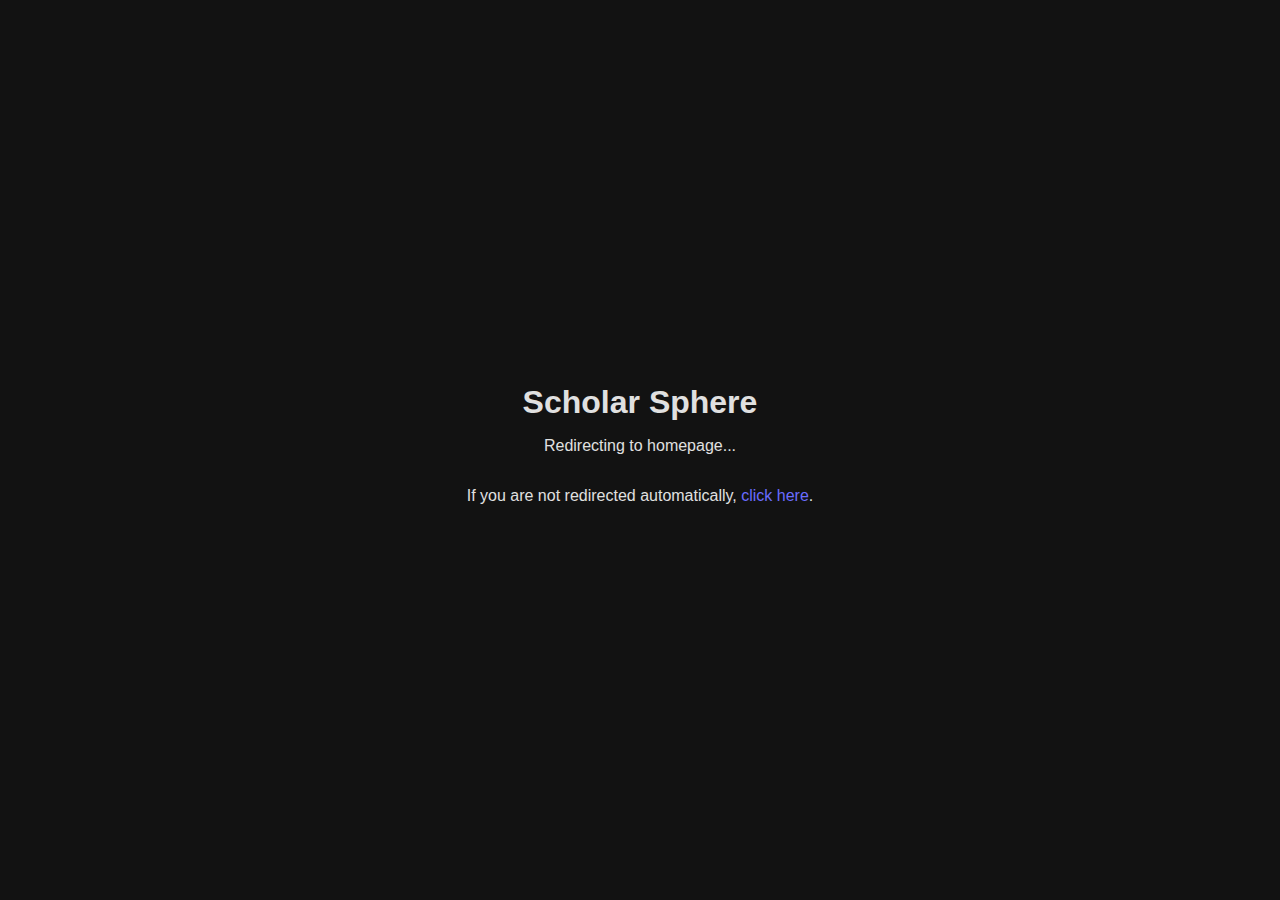
<file: index.html>
<!DOCTYPE html>
<html lang="en" data-theme="dark">
<head>
    <meta charset="UTF-8">
    <meta name="viewport" content="width=device-width, initial-scale=1.0">
    <title>Scholar Sphere - Redirecting</title>
    <link rel="icon" href="assets/images/favicon.png" type="image/png">
    <style>
        :root {
            --light-bg: #f8f9fa;
            --light-text: #333;
            --light-link: #4B4EFC;
            
            --dark-bg: #121212;
            --dark-text: #e0e0e0;
            --dark-link: #6A6CFF;
        }
        
        body {
            font-family: -apple-system, BlinkMacSystemFont, 'Segoe UI', Roboto, sans-serif;
            display: flex;
            justify-content: center;
            align-items: center;
            height: 100vh;
            margin: 0;
            background-color: var(--light-bg);
            color: var(--light-text);
        }
        
        [data-theme="dark"] body {
            background-color: var(--dark-bg);
            color: var(--dark-text);
        }
        
        .redirect-container {
            text-align: center;
            padding: 2rem;
        }
        
        h1 {
            margin-bottom: 1rem;
        }
        
        p {
            margin-bottom: 2rem;
        }
        
        a {
            color: var(--light-link);
            text-decoration: none;
            font-weight: 500;
        }
        
        [data-theme="dark"] a {
            color: var(--dark-link);
        }
        
        a:hover {
            text-decoration: underline;
        }
    </style>
    <meta http-equiv="refresh" content="2;url=pages/home.html">
</head>
<body>
    <div class="redirect-container">
        <h1>Scholar Sphere</h1>
        <p>Redirecting to homepage...</p>
        <p>If you are not redirected automatically, <a href="pages/home.html">click here</a>.</p>
    </div>
</body>
</html>
</file>
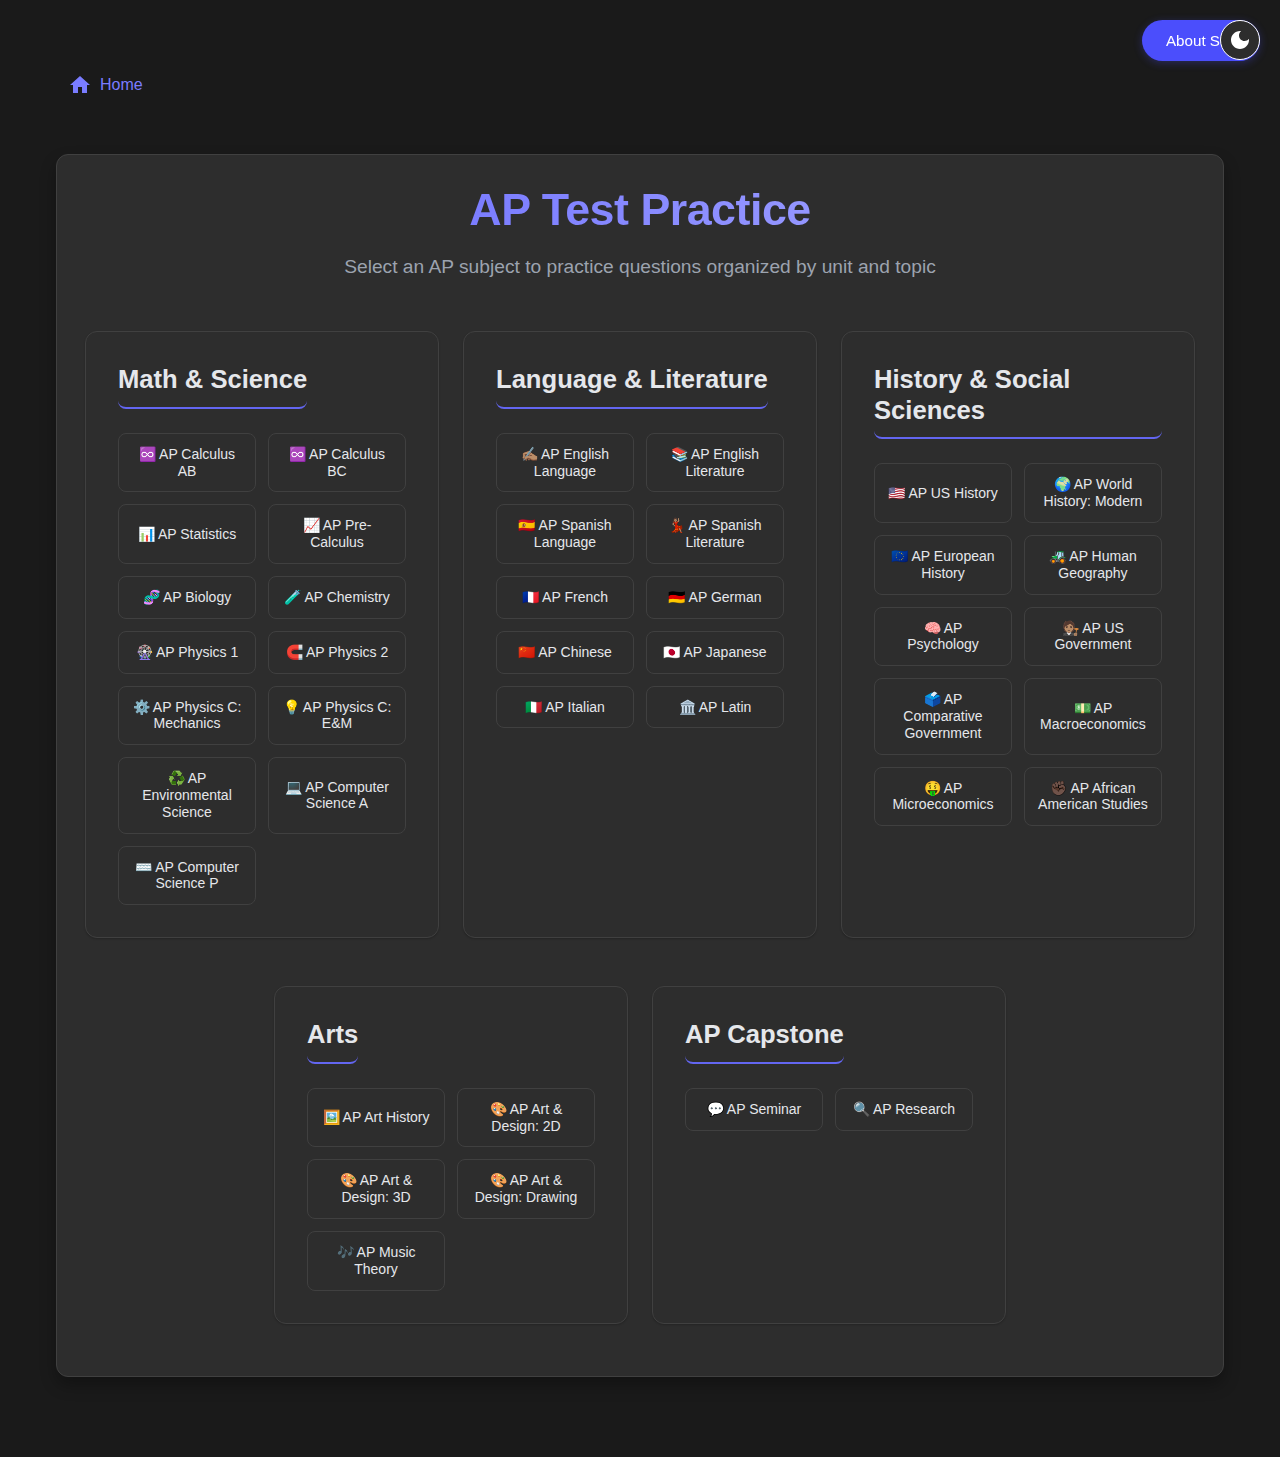
<file: pages/ap-tests.html>
<!DOCTYPE html>
<html lang="en" data-theme="dark">
<head>
    <meta charset="UTF-8">
    <meta name="viewport" content="width=device-width, initial-scale=1.0">
    <title>Scholar Sphere - AP Test Prep</title>
    <link rel="icon" href="../assets/images/favicon.png" type="image/png">
    <link rel="stylesheet" href="../assets/css/styles.css">
    <!-- Preloader script -->
    <script>
        // Add class to prevent transitions during page load
        document.documentElement.classList.add('no-transition');
        
        // Listen for page load
        window.addEventListener('load', function() {
            // Get preloader element
            const preloader = document.getElementById('preloader');
            // Hide preloader
            preloader.style.opacity = '0';
            // Remove preloader after transition
            setTimeout(() => {
                preloader.style.display = 'none';
                // Remove no-transition class to enable transitions
                document.documentElement.classList.remove('no-transition');
            }, 300);
        });
    </script>
</head>
<body>
    <!-- Preloader -->
    <div id="preloader" class="preloader"></div>
    
    <div class="container">
        <nav class="site-nav">
            <a href="home.html" class="nav-home">
                <svg viewBox="0 0 24 24" fill="currentColor" width="24" height="24">
                    <path d="M10 20v-6h4v6h5v-8h3L12 3 2 12h3v8z"/>
                </svg>
                Home
            </a>
            <div class="about-link">
                <button id="aboutBtn" class="about-btn">About Site</button>
            </div>
        </nav>
        <!-- Theme Toggle Button -->
        <button id="themeToggle" class="theme-toggle">
            <svg class="sun-icon" viewBox="0 0 24 24">
                <path d="M12 17c-2.76 0-5-2.24-5-5s2.24-5 5-5 5 2.24 5 5-2.24 5-5 5zm0-8c-1.65 0-3 1.35-3 3s1.35 3 3 3 3-1.35 3-3-1.35-3-3-3zm0-2c.28 0 .5-.22.5-.5v-3c0-.28-.22-.5-.5-.5s-.5.22-.5.5v3c0 .28.22.5.5.5zm0 14c-.28 0-.5.22-.5.5v3c0 .28.22.5.5.5s.5-.22.5-.5v-3c0-.28-.22-.5-.5-.5zm8.5-8.5h-3c-.28 0-.5.22-.5.5s.22.5.5.5h3c.28 0 .5-.22.5-.5s-.22-.5-.5-.5zm-14 0h-3c-.28 0-.5.22-.5.5s.22.5.5.5h3c.28 0 .5-.22.5-.5s-.22-.5-.5-.5z"/>
            </svg>
            <svg class="moon-icon" viewBox="0 0 24 24">
                <path d="M12 3c-4.97 0-9 4.03-9 9s4.03 9 9 9 9-4.03 9-9c0-.46-.04-.92-.1-1.36-.98 1.37-2.58 2.26-4.4 2.26-3.03 0-5.5-2.47-5.5-5.5 0-1.82.89-3.42 2.26-4.4-.44-.06-.9-.1-1.36-.1z"/>
            </svg>
        </button>

        <!-- Loading Screen -->
        <div id="loadingScreen" class="loading-screen">
            <div class="loader"></div>
            <p>Loading AP test materials...</p>
        </div>

        <!-- AP Test Selection Section -->
        <section id="apSelectionSection" class="ap-selection-section">
            <div class="ap-selection-header">
                <h1>AP Test Practice</h1>
                <p class="ap-selection-subheading">Select an AP subject to practice questions organized by unit and topic</p>
            </div>
            
            <div class="ap-categories">
                <div class="ap-category math-science">
                    <h3>Math & Science</h3>
                    <div class="ap-tests-grid">
                        <button class="ap-test-btn" data-test="calculus-ab">♾️ AP Calculus AB</button>
                        <button class="ap-test-btn" data-test="calculus-bc">♾️ AP Calculus BC</button>
                        <button class="ap-test-btn" data-test="statistics">📊 AP Statistics</button>
                        <button class="ap-test-btn" data-test="pre-calculus">📈 AP Pre-Calculus</button>
                        <button class="ap-test-btn" data-test="biology">🧬 AP Biology</button>
                        <button class="ap-test-btn" data-test="chemistry">🧪 AP Chemistry</button>
                        <button class="ap-test-btn" data-test="physics-1">🎡 AP Physics 1</button>
                        <button class="ap-test-btn" data-test="physics-2">🧲 AP Physics 2</button>
                        <button class="ap-test-btn" data-test="physics-c-mechanics">⚙️ AP Physics C: Mechanics</button>
                        <button class="ap-test-btn" data-test="physics-c-electricity">💡 AP Physics C: E&M</button>
                        <button class="ap-test-btn" data-test="environmental-science">♻️ AP Environmental Science</button>
                        <button class="ap-test-btn" data-test="computer-science-a">💻 AP Computer Science A</button>
                        <button class="ap-test-btn" data-test="computer-science-principles">⌨️ AP Computer Science P</button>
                    </div>
                </div>

                <div class="ap-category language-lit">
                    <h3>Language & Literature</h3>
                    <div class="ap-tests-grid">
                        <button class="ap-test-btn" data-test="english-language">✍🏽 AP English Language</button>
                        <button class="ap-test-btn" data-test="english-literature">📚 AP English Literature</button>
                        <button class="ap-test-btn" data-test="spanish-language">🇪🇸 AP Spanish Language</button>
                        <button class="ap-test-btn" data-test="spanish-literature">💃🏽 AP Spanish Literature</button>
                        <button class="ap-test-btn" data-test="french-language">🇫🇷 AP French</button>
                        <button class="ap-test-btn" data-test="german-language">🇩🇪 AP German</button>
                        <button class="ap-test-btn" data-test="chinese-language">🇨🇳 AP Chinese</button>
                        <button class="ap-test-btn" data-test="japanese-language">🇯🇵 AP Japanese</button>
                        <button class="ap-test-btn" data-test="italian-language">🇮🇹 AP Italian</button>
                        <button class="ap-test-btn" data-test="latin">🏛️ AP Latin</button>
                    </div>
                </div>

                <div class="ap-category history-social">
                    <h3>History & Social Sciences</h3>
                    <div class="ap-tests-grid">
                        <button class="ap-test-btn" data-test="us-history">🇺🇸 AP US History</button>
                        <button class="ap-test-btn" data-test="world-history">🌍 AP World History: Modern</button>
                        <button class="ap-test-btn" data-test="european-history">🇪🇺 AP European History</button>
                        <button class="ap-test-btn" data-test="human-geography">🚜 AP Human Geography</button>
                        <button class="ap-test-btn" data-test="psychology">🧠 AP Psychology</button>
                        <button class="ap-test-btn" data-test="us-government">🧑🏽‍⚖️ AP US Government</button>
                        <button class="ap-test-btn" data-test="comparative-government">🗳️ AP Comparative Government</button>
                        <button class="ap-test-btn" data-test="macroeconomics">💵 AP Macroeconomics</button>
                        <button class="ap-test-btn" data-test="microeconomics">🤑 AP Microeconomics</button>
                        <button class="ap-test-btn" data-test="african-american-studies">✊🏿 AP African American Studies</button>
                    </div>
                </div>

                <div class="ap-category arts">
                    <h3>Arts</h3>
                    <div class="ap-tests-grid">
                        <button class="ap-test-btn" data-test="art-history">🖼️ AP Art History</button>
                        <button class="ap-test-btn" data-test="studio-art-2d">🎨 AP Art & Design: 2D</button>
                        <button class="ap-test-btn" data-test="studio-art-3d">🎨 AP Art & Design: 3D</button>
                        <button class="ap-test-btn" data-test="studio-art-drawing">🎨 AP Art & Design: Drawing</button>
                        <button class="ap-test-btn" data-test="music-theory">🎶 AP Music Theory</button>
                    </div>
                </div>

                <div class="ap-category capstone">
                    <h3>AP Capstone</h3>
                    <div class="ap-tests-grid">
                        <button class="ap-test-btn" data-test="seminar">💬 AP Seminar</button>
                        <button class="ap-test-btn" data-test="research">🔍 AP Research</button>
                    </div>
                </div>
            </div>
        </section>
        
        <!-- AP Course Content Section (initially hidden) -->
        <section id="apCourseSection" class="ap-course-section hidden">
            <div class="ap-course-header">
                <button id="backToApTests" class="btn-back">
                    <svg viewBox="0 0 24 24" fill="currentColor" width="24" height="24">
                        <path d="M20 11H7.83l5.59-5.59L12 4l-8 8 8 8 1.41-1.41L7.83 13H20v-2z"/>
                    </svg>
                    Back to AP Tests
                </button>
                <h2 id="apCourseName">AP Course Name</h2>
            </div>

            <!-- AP Countdown Timer -->
            <div id="apCountdownArea" class="hidden"></div>

            <div class="ap-course-overview">
                <div class="ap-course-description">
                    <h3>Course Overview</h3>
                    <p id="apCourseDescription">Course description will appear here.</p>
                </div>
                <div class="ap-exam-format">
                    <h3>Exam Format</h3>
                    <p id="apExamFormat">Exam format details will appear here.</p>
                </div>
            </div>

            <div class="ap-units-container">
                <h3>Units</h3>
                <div id="apUnitsAccordion" class="accordion">
                    <!-- Units will be dynamically inserted here -->
                </div>
            </div>

        </section>

        <!-- AP Practice Questions Section (initially hidden) -->
        <section id="apQuestionsSection" class="ap-questions-section hidden">
            <div class="ap-questions-header">
                <button id="backToApCourse" class="btn-back">
                    <svg viewBox="0 0 24 24" fill="currentColor" width="24" height="24">
                        <path d="M20 11H7.83l5.59-5.59L12 4l-8 8 8 8 1.41-1.41L7.83 13H20v-2z"/>
                    </svg>
                    Back to Course
                </button>
                <h2 id="apQuestionsTitle">Unit Questions</h2>
            </div>

            <div class="timer-container hidden" id="timerContainer">
                <div class="timer">
                    <svg viewBox="0 0 24 24" fill="currentColor" width="24" height="24">
                        <path d="M11.99 2C6.47 2 2 6.48 2 12s4.47 10 9.99 10C17.52 22 22 17.52 22 12S17.52 2 11.99 2zM12 20c-4.42 0-8-3.58-8-8s3.58-8 8-8 8 3.58 8 8-3.58 8-8 8zm.5-13H11v6l5.25 3.15.75-1.23-4.5-2.67z"/>
                    </svg>
                    <span id="timerDisplay">00:00:00</span>
                </div>
            </div>

            <form id="apQuestionsForm" class="questions-container">
                <!-- Questions will be dynamically inserted here -->
            </form>

            <div class="ap-questions-footer">
                <button type="button" id="submitApQuestions" class="btn">Submit Answers</button>
            </div>
        </section>

        <!-- AP Results Section (initially hidden) -->
        <section id="apResultsSection" class="results-section hidden">
            <div class="results-content">
                <div class="total-score">
                    <h2>Practice Test Results</h2>
                    <div class="score-display">
                        <div class="score-number">20%</div>
                        <div class="score-details">100.0 out of 500 points</div>
                    </div>
                </div>
                <div id="apResultsContainer">
                    <!-- Results will be dynamically inserted here -->
                </div>
                <div class="results-buttons">
                    <button type="button" id="returnToUnit" class="btn">Return to Unit</button>
                   
                    <button type="button" id="backToCourse" class="btn btn-secondary">Back to Course</button>
                </div>
            </div>
        </section>
    </div>

    <div id="aboutModal" class="modal hidden">
        <div class="modal-content">
            <div class="modal-header">
                <h2>About Scholar Sphere</h2>
                <button class="close-btn">&times;</button>
            </div>
            <div class="modal-body">
                <p>Scholar Sphere was created by Shreyas Jambapuram, a high school student passionate about making learning more interactive and efficient.</p>
                <p>This AI-powered learning platform helps students and teachers create customized quizzes and grade essays.</p>
                <div class="creator-info">
                    <h3>Creator</h3>
                    <p>Shreyas Jambapuram</p>
                    <p class="subtitle">High School Student</p>
                </div>
            </div>
        </div>
    </div>

    <script src="../assets/js/modules/config.js" type="module"></script>
    <script src="../assets/js/ap-tests.js" type="module"></script>
</body>
</html>
</file>
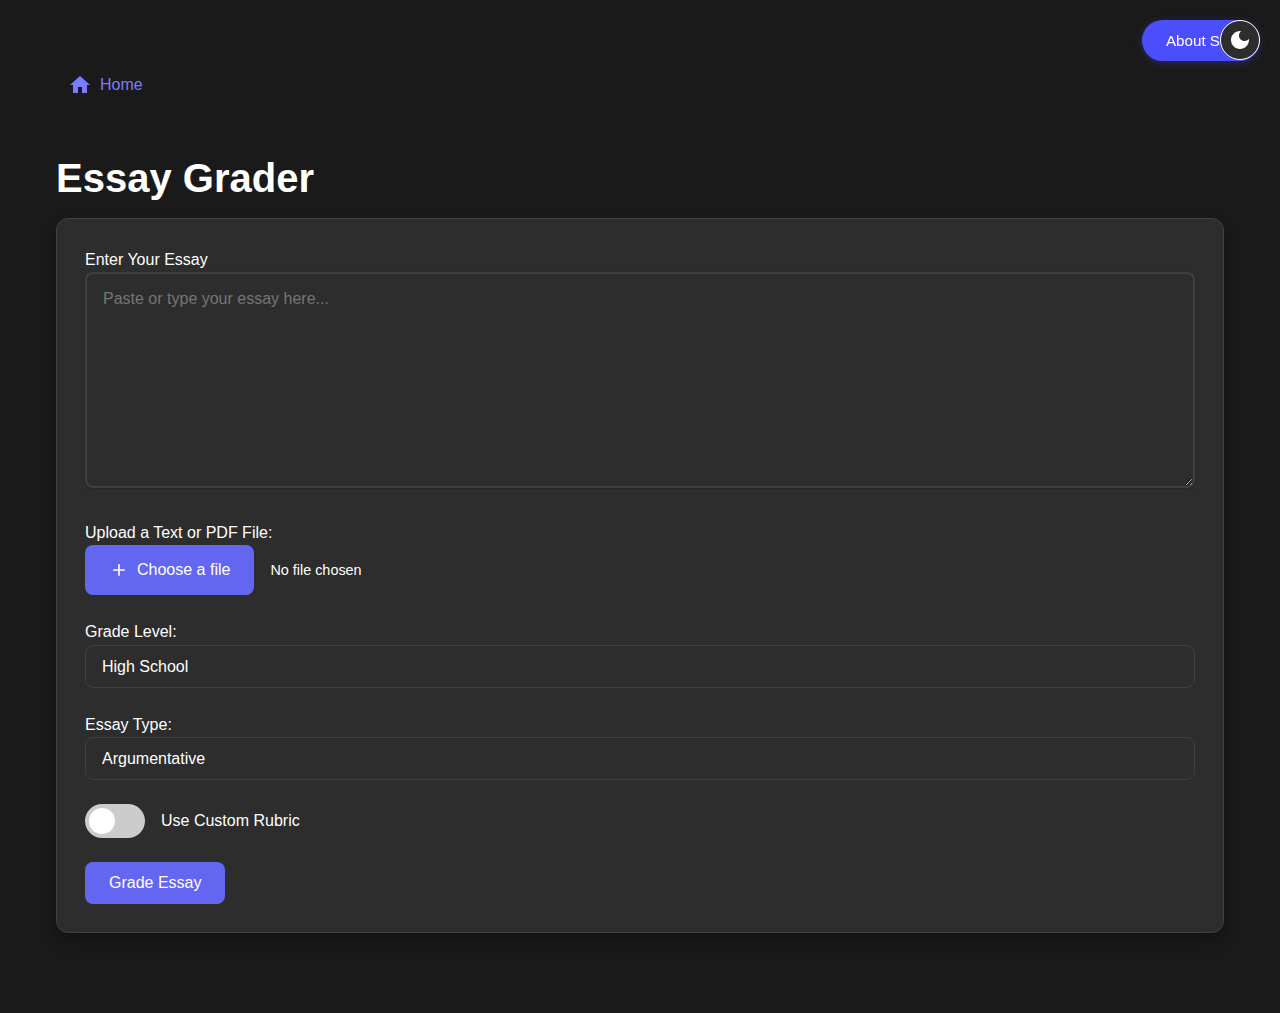
<file: pages/essay.html>
<!DOCTYPE html>
<html lang="en" data-theme="dark">
<head>
    <meta charset="UTF-8">
    <meta name="viewport" content="width=device-width, initial-scale=1.0">
    <title>Scholar Sphere - Essay Assistant</title>
    <link rel="icon" href="../assets/images/favicon.png" type="image/png">
    <link rel="stylesheet" href="../assets/css/styles.css">
    <!-- Preloader script -->
    <script>
        // Add class to prevent transitions during page load
        document.documentElement.classList.add('no-transition');
        
        // Listen for page load
        window.addEventListener('load', function() {
            // Get preloader element
            const preloader = document.getElementById('preloader');
            // Hide preloader
            preloader.style.opacity = '0';
            // Remove preloader after transition
            setTimeout(() => {
                preloader.style.display = 'none';
                // Remove no-transition class to enable transitions
                document.documentElement.classList.remove('no-transition');
            }, 300);
        });
    </script>
</head>
<body>
    <!-- Preloader -->
    <div id="preloader" class="preloader"></div>
    
    <div class="container">
        <nav class="site-nav">
            <a href="home.html" class="nav-home">
                <svg viewBox="0 0 24 24" fill="currentColor" width="24" height="24">
                    <path d="M10 20v-6h4v6h5v-8h3L12 3 2 12h3v8z"/>
                </svg>
                Home
            </a>
            <div class="about-link">
                <button id="aboutBtn" class="about-btn">About Site</button>
            </div>
        </nav>
        
        <!-- Theme Toggle Button -->
        <button id="themeToggle" class="theme-toggle">
            <svg class="sun-icon" viewBox="0 0 24 24">
                <path d="M12 17c-2.76 0-5-2.24-5-5s2.24-5 5-5 5 2.24 5 5-2.24 5-5 5zm0-8c-1.65 0-3 1.35-3 3s1.35 3 3 3 3-1.35 3-3-1.35-3-3-3zm0-2c.28 0 .5-.22.5-.5v-3c0-.28-.22-.5-.5-.5s-.5.22-.5.5v3c0 .28.22.5.5.5zm0 14c-.28 0-.5.22-.5.5v3c0 .28.22.5.5.5s.5-.22.5-.5v-3c0-.28-.22-.5-.5-.5zm8.5-8.5h-3c-.28 0-.5.22-.5.5s.22.5.5.5h3c.28 0 .5-.22.5-.5s-.22-.5-.5-.5zm-14 0h-3c-.28 0-.5.22-.5.5s.22.5.5.5h3c.28 0 .5-.22.5-.5s-.22-.5-.5-.5z"/>
            </svg>
            <svg class="moon-icon" viewBox="0 0 24 24">
                <path d="M12 3c-4.97 0-9 4.03-9 9s4.03 9 9 9 9-4.03 9-9c0-.46-.04-.92-.1-1.36-.98 1.37-2.58 2.26-4.4 2.26-3.03 0-5.5-2.47-5.5-5.5 0-1.82.89-3.42 2.26-4.4-.44-.06-.9-.1-1.36-.1z"/>
            </svg>
        </button>

        <!-- Loading Screen -->
        <div id="loadingScreen" class="loading-screen hidden">
            <div class="loader"></div>
            <p>Analyzing your essay...</p>
        </div>

        <h1>Essay Grader</h1>
        
        <!-- Essay Grading Form -->
        <form id="essayForm" class="essay-form">
            <div class="form-group">
                <label for="essayInput">Enter Your Essay</label>
                <textarea id="essayInput" rows="10" placeholder="Paste or type your essay here..."></textarea>
            </div>

            <div class="form-group">
                <label for="fileInput">Upload a Text or PDF File:</label>
                <div class="file-input-wrapper">
                    <input type="file" id="fileInput" accept=".txt,.pdf">
                    <label for="fileInput" class="file-input-label">
                        <svg viewBox="0 0 24 24">
                            <path d="M19 13h-6v6h-2v-6H5v-2h6V5h2v6h6v2z"/>
                        </svg>
                        Choose a file
                    </label>
                    <span class="file-name">No file chosen</span>
                </div>
            </div>

            <div class="form-group">
                <label for="gradeLevel">Grade Level:</label>
                <select id="gradeLevel" class="form-select">
                    <option value="middle-school">Middle School</option>
                    <option value="high-school" selected>High School</option>
                    <option value="college">College</option>
                    <option value="graduate">Graduate Level</option>
                </select>
            </div>

            <div class="form-group">
                <label for="essayType">Essay Type:</label>
                <select id="essayType" class="form-select">
                    <option value="argumentative">Argumentative</option>
                    <option value="expository">Expository</option>
                    <option value="narrative">Narrative</option>
                    <option value="persuasive">Persuasive</option>
                    <option value="research">Research Paper</option>
                </select>
            </div>

            <div class="form-group">
                <div class="rubric-toggle">
                    <label class="switch">
                        <input type="checkbox" id="rubricToggle">
                        <span class="slider round"></span>
                    </label>
                    <span>Use Custom Rubric</span>
                </div>
                <div id="rubricContainer" class="hidden">
                    <label for="rubricText">Enter Grading Rubric:</label>
                    <textarea id="rubricText" rows="4" placeholder="Enter your custom grading criteria..."></textarea>
                </div>
            </div>

            <button type="submit" id="gradeBtn" class="btn">Grade Essay</button>
        </form>

        <!-- Essay Results Section -->
        <section id="resultsSection" class="results-section hidden">
            <div class="results-content">
                <div class="total-score">
                    <h2>Essay Evaluation</h2>
                    <div class="grade-display">B+</div>
                </div>
                <div id="feedbackContainer">
                    <!-- Feedback will be dynamically inserted here -->
                </div>
                <div class="results-buttons">
                    <button type="button" id="newEssay" class="btn">Grade New Essay</button>
                    <a href="home.html" class="btn btn-secondary">Back to Home</a>
                </div>
            </div>
        </section>
    </div>

    <div id="aboutModal" class="modal hidden">
        <div class="modal-content">
            <div class="modal-header">
                <h2>About Scholar Sphere</h2>
                <button class="close-btn">&times;</button>
            </div>
            <div class="modal-body">
                <p>Scholar Sphere was created by Shreyas Jambapuram, a high school student passionate about making learning more interactive and efficient.</p>
                <p>This AI-powered learning platform helps students and teachers create customized quizzes and grade essays.</p>
                <div class="creator-info">
                    <h3>Creator</h3>
                    <p>Shreyas Jambapuram</p>
                    <p class="subtitle">High School Student</p>
                </div>
            </div>
        </div>
    </div>

    <script src="../assets/js/modules/config.js" type="module"></script>
    <script src="../assets/js/essay.js" type="module"></script>
</body>
</html>
</file>
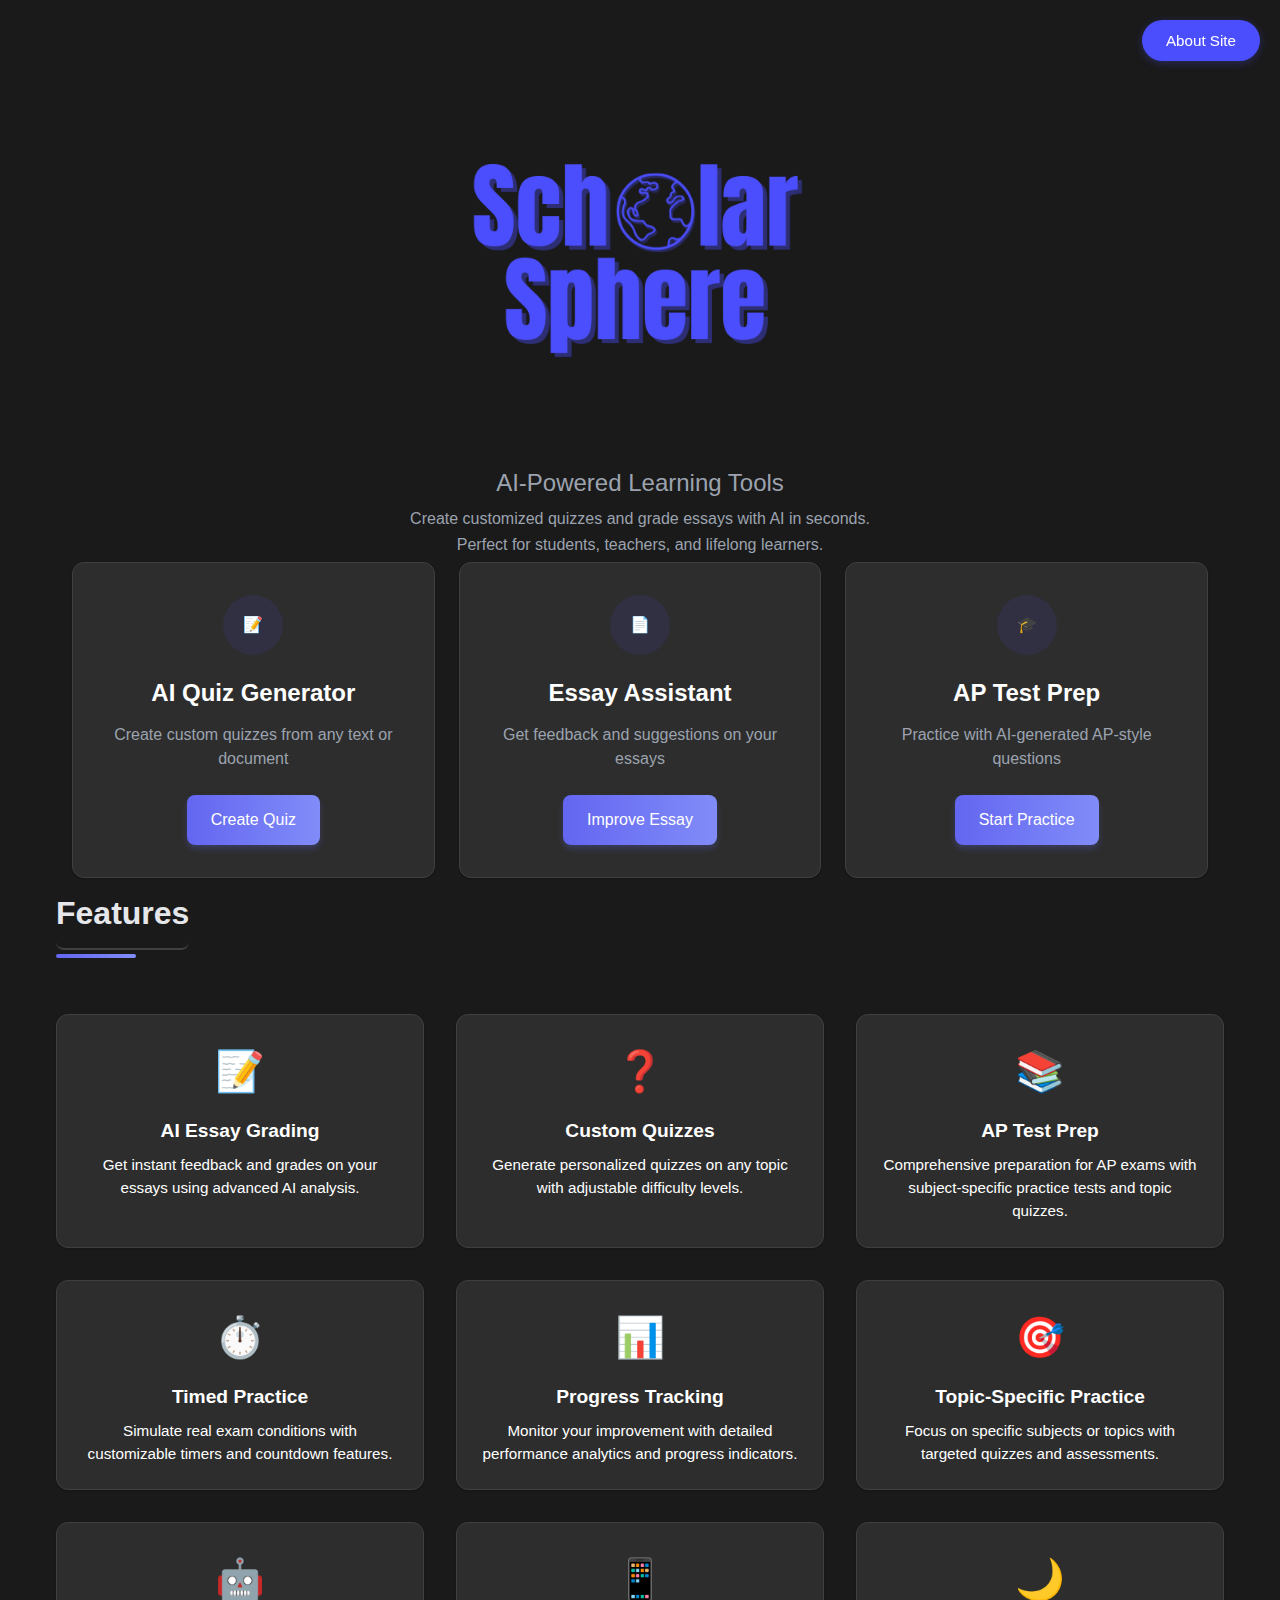
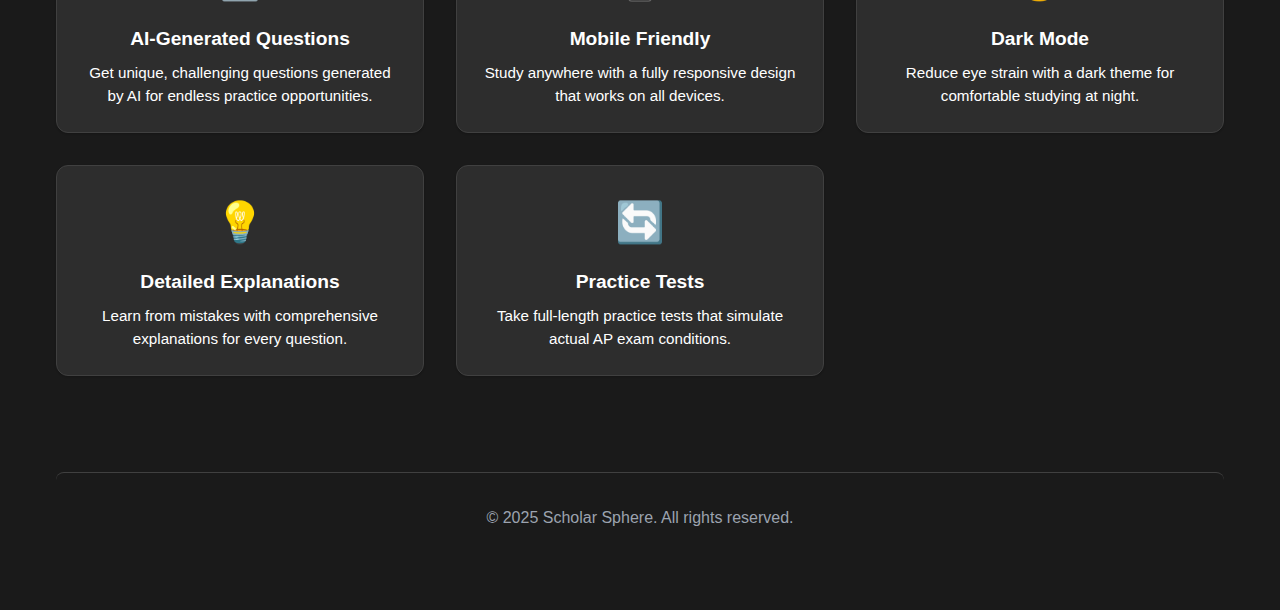
<file: pages/home.html>
<!DOCTYPE html>
<html lang="en" data-theme="dark">
<head>
    <meta charset="UTF-8">
    <meta name="viewport" content="width=device-width, initial-scale=1.0">
    <title>Scholar Sphere - AI-Powered Learning Tools</title>
    <link rel="icon" href="../assets/images/favicon.png" type="image/png">
    <link rel="stylesheet" href="../assets/css/styles.css">
    <!-- Preloader script -->
    <script>
        // Add class to prevent transitions during page load
        document.documentElement.classList.add('no-transition');
        
        // Listen for page load
        window.addEventListener('load', function() {
            // Get preloader element
            const preloader = document.getElementById('preloader');
            // Hide preloader
            preloader.style.opacity = '0';
            // Remove preloader after transition
            setTimeout(() => {
                preloader.style.display = 'none';
                // Remove no-transition class to enable transitions
                document.documentElement.classList.remove('no-transition');
            }, 300);
        });
    </script>
</head>
<body>
    <!-- Preloader -->
    <div id="preloader" class="preloader"></div>
    
    <div class="container home-container">
        <div class="about-link">
            <button id="aboutBtn" class="about-btn">About Site</button>
        </div>

        <div class="hero-section">
            <div class="logo-container">
                <img src="../assets/images/logo2.png" alt="Scholar Sphere" class="hero-logo">
            </div>
            <p class="hero-subtitle">AI-Powered Learning Tools</p>
            <div class="hero-description">
                <p>Create customized quizzes and grade essays with AI in seconds.</p>
                <p>Perfect for students, teachers, and lifelong learners.</p>
            </div>
            
            <!-- Updated tool cards layout to be horizontal -->
            <div class="hero-tools">
                <div class="tool-card">
                    <div class="tool-icon">📝</div>
                    <h3>AI Quiz Generator</h3>
                    <p>Create custom quizzes from any text or document</p>
                    <a href="quiz.html" class="btn btn-primary">Create Quiz</a>
                </div>
                <div class="tool-card">
                    <div class="tool-icon">📄</div>
                    <h3>Essay Assistant</h3>
                    <p>Get feedback and suggestions on your essays</p>
                    <a href="essay.html" class="btn btn-primary">Improve Essay</a>
                </div>
                <div class="tool-card">
                    <div class="tool-icon">🎓</div>
                    <h3>AP Test Prep</h3>
                    <p>Practice with AI-generated AP-style questions</p>
                    <a href="ap-tests.html" class="btn btn-primary">Start Practice</a>
                </div>
            </div>
        </div>

        <section class="features-section">
            <h2>Features</h2>
            <div class="features-grid">
                <div class="feature-card">
                    <div class="feature-icon">📝</div>
                    <h3>AI Essay Grading</h3>
                    <p>Get instant feedback and grades on your essays using advanced AI analysis.</p>
                </div>
                
                <div class="feature-card">
                    <div class="feature-icon">❓</div>
                    <h3>Custom Quizzes</h3>
                    <p>Generate personalized quizzes on any topic with adjustable difficulty levels.</p>
                </div>

                <div class="feature-card">
                    <div class="feature-icon">📚</div>
                    <h3>AP Test Prep</h3>
                    <p>Comprehensive preparation for AP exams with subject-specific practice tests and topic quizzes.</p>
                </div>

                <div class="feature-card">
                    <div class="feature-icon">⏱️</div>
                    <h3>Timed Practice</h3>
                    <p>Simulate real exam conditions with customizable timers and countdown features.</p>
                </div>

                <div class="feature-card">
                    <div class="feature-icon">📊</div>
                    <h3>Progress Tracking</h3>
                    <p>Monitor your improvement with detailed performance analytics and progress indicators.</p>
                </div>

                <div class="feature-card">
                    <div class="feature-icon">🎯</div>
                    <h3>Topic-Specific Practice</h3>
                    <p>Focus on specific subjects or topics with targeted quizzes and assessments.</p>
                </div>

                <div class="feature-card">
                    <div class="feature-icon">🤖</div>
                    <h3>AI-Generated Questions</h3>
                    <p>Get unique, challenging questions generated by AI for endless practice opportunities.</p>
                </div>

                <div class="feature-card">
                    <div class="feature-icon">📱</div>
                    <h3>Mobile Friendly</h3>
                    <p>Study anywhere with a fully responsive design that works on all devices.</p>
                </div>

                <div class="feature-card">
                    <div class="feature-icon">🌙</div>
                    <h3>Dark Mode</h3>
                    <p>Reduce eye strain with a dark theme for comfortable studying at night.</p>
                </div>

                <div class="feature-card">
                    <div class="feature-icon">💡</div>
                    <h3>Detailed Explanations</h3>
                    <p>Learn from mistakes with comprehensive explanations for every question.</p>
                </div>

                <div class="feature-card">
                    <div class="feature-icon">🔄</div>
                    <h3>Practice Tests</h3>
                    <p>Take full-length practice tests that simulate actual AP exam conditions.</p>
                </div>

                
            </div>
        </section>

        <footer class="footer">
            <p>&copy; 2025 Scholar Sphere. All rights reserved.</p>
        </footer>
    </div>

    <div id="aboutModal" class="modal hidden">
        <div class="modal-content">
            <div class="modal-header">
                <h2>About Scholar Sphere</h2>
                <button class="close-btn">&times;</button>
            </div>
            <div class="modal-body">
                <p>Scholar Sphere was created by Shreyas Jambapuram, a high school student passionate about making learning more interactive and efficient.</p>
                <p>This AI-powered learning platform helps students and teachers create customized quizzes and grade essays.</p>
                <div class="creator-info">
                    <h3>Creator</h3>
                    <p>Shreyas Jambapuram</p>
                    <p class="subtitle">High School Student</p>
                </div>
            </div>
        </div>
    </div>

    <script src="../assets/js/modules/config.js" type="module"></script>
    <script src="../assets/js/home.js" type="module"></script>
</body>
</html>
</file>
<file: assets/css/styles.css>
/* Add these new styles at the beginning of the file */

/* Home page specific styles */
.home-container {
    max-width: 1200px;
    padding: 2rem;
}

.hero-section {
    text-align: center;
    margin-bottom: 0.5rem; /* Reduced from 1rem */
    padding: 0.5rem 0;
    display: flex;
    flex-direction: column;
    align-items: center;
    gap: 0.25rem; /* Reduced from 0.5rem */
}

.logo-container {
    display: flex;
    justify-content: center;
    margin-bottom: 0.25rem;
    margin-top: -1rem;
}

.hero-logo {
    max-width: 400px;
    height: auto;
    margin-bottom: 0.25rem;
    padding: 0;
}

.hero-title {
    font-size: 3.5rem;
    margin-bottom: 0.5rem;
    letter-spacing: -1px;
    background: linear-gradient(90deg, var(--primary-color), #7A7CFF);
    -webkit-background-clip: text;
    background-clip: text;
    color: transparent;
    font-weight: 700;
}

.hero-subtitle {
    font-size: 1.5rem;
    color: var(--text-secondary);
    margin-top: -0.75rem;
    font-weight: 500;
}

.hero-description {
    max-width: 600px;
    margin: 0 auto 1rem; /* Reduced from 3rem to 1rem */
    color: var(--text-secondary);
    line-height: 1.6;
}

/* Updated tool cards for horizontal layout */
.hero-tools {
    display: grid;
    grid-template-columns: repeat(3, 1fr);
    gap: 1.5rem;
    max-width: 1200px;
    margin: -1rem auto 0; /* Added negative top margin to pull up */
    padding: 0 1rem;
}

.tool-card {
    background-color: var(--card-background);
    border: 1px solid var(--border-color);
    border-radius: 12px;
    padding: 2rem;
    box-shadow: var(--shadow-sm);
    transition: all 0.3s ease;
    display: flex;
    flex-direction: column;
    align-items: center;
    text-align: center;
    position: relative;
    overflow: hidden;
}

.tool-card::before {
    content: '';
    position: absolute;
    top: 0;
    left: 0;
    right: 0;
    height: 4px;
    background: linear-gradient(90deg, var(--primary-color), #7A7CFF);
    transform: scaleX(0);
    transform-origin: left;
    transition: transform 0.3s ease;
}

.tool-card:hover {
    transform: translateY(-5px);
    box-shadow: var(--shadow-md);
}

.tool-card:hover::before {
    transform: scaleX(1);
}

.tool-icon {
    width: 60px;
    height: 60px;
    margin-bottom: 1.5rem;
    padding: 1rem;
    background-color: rgba(75, 78, 252, 0.1);
    border-radius: 50%;
    display: flex;
    align-items: center;
    justify-content: center;
    transition: all 0.3s ease;
    color: var(--primary-color);
}

.tool-card:hover .tool-icon {
    background-color: rgba(75, 78, 252, 0.2);
    transform: scale(1.1);
}

.tool-card h3 {
    font-size: 1.5rem;
    margin-bottom: 1rem;
    color: var(--text-color);
}

.tool-card p {
    color: var(--text-secondary);
    margin-bottom: 1.5rem;
    flex-grow: 1;
    line-height: 1.5;
}

.tool-card .btn {
    margin-top: auto;
}

.btn-primary {
    background: linear-gradient(90deg, var(--primary-color), #7A7CFF);
    color: white;
    border: none;
    padding: 0.75rem 1.5rem;
    border-radius: 8px;
    font-weight: 500;
    transition: all 0.3s ease;
    box-shadow: 0 4px 6px rgba(75, 78, 252, 0.2);
}

.btn-primary:hover {
    transform: translateY(-2px);
    box-shadow: 0 6px 8px rgba(75, 78, 252, 0.3);
}

/* Responsive adjustments for tool cards */
@media (max-width: 992px) {
    .hero-tools {
        grid-template-columns: repeat(2, 1fr);
    }
}

@media (max-width: 768px) {
    .hero-tools {
        grid-template-columns: 1fr;
    }
    
    .tool-card {
        max-width: 450px;
        margin-left: auto;
        margin-right: auto;
    }
    
    .hero-title {
        font-size: 2.5rem;
    }
}

.features-section {
    margin-bottom: 4rem;
}

.features-section h2 {
    text-align: center;
    margin-bottom: 2rem;
}

.features-grid {
    display: grid;
    grid-template-columns: repeat(auto-fit, minmax(280px, 1fr));
    gap: 2rem;
    padding: 2rem 0;
    max-width: 1400px;
    margin: 0 auto;
}

.feature-card {
    background-color: var(--card-background);
    border-radius: var(--border-radius);
    padding: 1.5rem;
    text-align: center;
    transition: all 0.3s ease;
    border: 1px solid var(--border-color);
    box-shadow: var(--shadow-sm);
}

.feature-card:hover {
    transform: translateY(-5px);
    box-shadow: var(--shadow-md);
    border-color: var(--primary-color);
}

.feature-icon {
    font-size: 2.5rem;
    margin-bottom: 1rem;
    display: inline-block;
    transition: transform 0.3s ease;
}

.feature-card:hover .feature-icon {
    transform: scale(1.1);
}

.feature-card h3 {
    color: var(--text-color);
    margin-bottom: 0.75rem;
    font-size: 1.2rem;
}

.feature-card p {
    color: var(--text-color-light);
    font-size: 0.95rem;
    line-height: 1.5;
}

/* Dark theme adjustments */
[data-theme="dark"] .feature-card {
    background-color: var(--dark-card);
    border-color: var(--dark-border);
}

[data-theme="dark"] .feature-card:hover {
    border-color: var(--primary-color);
    background-color: var(--dark-card-hover);
}

/* Responsive adjustments */
@media (max-width: 768px) {
    .features-grid {
        grid-template-columns: repeat(auto-fit, minmax(250px, 1fr));
        gap: 1.5rem;
        padding: 1.5rem 0;
    }

    .feature-card {
        padding: 1.25rem;
    }

    .feature-icon {
        font-size: 2rem;
    }

    .feature-card h3 {
        font-size: 1.1rem;
    }

    .feature-card p {
        font-size: 0.9rem;
    }
}

.footer {
    text-align: center;
    padding: 2rem;
    color: var(--text-secondary);
    border-top: 1px solid var(--border-color);
    margin-top: 2rem;
}

/* Navigation styles */
.site-nav {
    display: flex;
    justify-content: space-between;
    align-items: center;
    margin-bottom: 2rem;
}

.nav-home {
    display: flex;
    align-items: center;
    gap: 0.5rem;
    color: var(--primary-color);
    text-decoration: none;
    font-weight: 500;
    transition: color 0.3s ease;
}

.nav-home:hover {
    color: var(--primary-hover);
}

.nav-home svg {
    width: 24px;
    height: 24px;
}

/* Dark theme adjustments for homepage */
[data-theme="dark"] .hero-title {
    background: linear-gradient(90deg, #6A6CFF, #9A9CFF);
    -webkit-background-clip: text;
    background-clip: text;
}

[data-theme="dark"] .feature-card,
[data-theme="dark"] .tool-card {
    background-color: var(--dark-card);
    border-color: var(--dark-border);
}

[data-theme="dark"] .feature-icon,
[data-theme="dark"] .tool-icon {
    color: #7A7CFF;
}

[data-theme="dark"] .footer {
    border-color: var(--dark-border);
}

[data-theme="dark"] .nav-home {
    color: #7A7CFF;
}

[data-theme="dark"] .nav-home:hover {
    color: #9A9CFF;
}

/* Essay grader specific styles */
.essay-form {
    background: var(--card-background);
    padding: var(--spacing-lg);
    border-radius: var(--border-radius);
    box-shadow: var(--shadow-md);
    margin-bottom: var(--spacing-lg);
    border: 1px solid var(--border-color);
}

#essayInput {
    width: 100%;
    min-height: 200px;
    padding: 1rem;
    border: 2px solid var(--border-color);
    border-radius: var(--border-radius);
    font-size: 1rem;
    font-family: var(--font-family);
    resize: vertical;
    background: var(--card-background);
    color: var(--text-color);
    transition: all 0.2s ease;
    box-shadow: var(--shadow-sm);
}

#essayInput:focus {
    border-color: var(--primary-color);
    outline: none;
    box-shadow: 0 0 0 3px rgba(75, 78, 252, 0.1);
}

#rubricText {
    width: 100%;
    min-height: 120px;
    padding: 1rem;
    border: 2px solid var(--border-color);
    border-radius: var(--border-radius);
    font-size: 1rem;
    font-family: var(--font-family);
    resize: vertical;
    background: var(--card-background);
    color: var(--text-color);
    transition: all 0.2s ease;
    margin-top: 1rem;
}

#rubricText:focus {
    border-color: var(--primary-color);
    outline: none;
}

.feedback-category {
    background: var(--card-background);
    border: 1px solid var(--border-color);
    border-radius: var(--border-radius);
    padding: 1.25rem;
    margin-bottom: 1.25rem;
    box-shadow: var(--shadow-sm);
}

.feedback-category h4 {
    display: flex;
    justify-content: space-between;
    margin-bottom: 0.75rem;
    color: var(--text-color);
    font-weight: 600;
}

.category-score {
    color: var(--primary-color);
    font-size: 0.9em;
}

.overall-feedback {
    background: var(--card-background);
    border: 1px solid var(--border-color);
    border-radius: var(--border-radius);
    padding: 1.25rem;
    margin-bottom: 1.5rem;
    box-shadow: var(--shadow-sm);
}

.strengths-improvements {
    display: grid;
    grid-template-columns: 1fr 1fr;
    gap: 1.5rem;
    margin-top: 1.5rem;
}

.strengths, .improvements {
    background: var(--card-background);
    border: 1px solid var(--border-color);
    border-radius: var(--border-radius);
    padding: 1.25rem;
    box-shadow: var(--shadow-sm);
}

.strengths h3, .improvements h3 {
    margin-bottom: 1rem;
    color: var(--text-color);
    font-size: 1.25rem;
}

.strengths ul, .improvements ul {
    padding-left: 1.5rem;
}

.strengths ul li, .improvements ul li {
    margin-bottom: 0.5rem;
    color: var(--text-color);
}

/* Update grade display styles */
.grade-display {
    font-size: 200px; /* Match the score-number size */
    font-weight: 700;
    color: var(--primary-color);
    text-align: center;
    line-height: 1;
    margin: 1rem 0;
    display: block;
}

/* Dark theme adjustment */
[data-theme="dark"] .grade-display {
    color: #7A7CFF;
}

/* Mobile responsiveness */
@media (max-width: 768px) {
    .grade-display {
        font-size: 120px;
    }
}

/* Dark theme adjustments for essay grader */
[data-theme="dark"] .essay-form {
    background: var(--dark-card);
    border-color: var(--dark-border);
}

[data-theme="dark"] #essayInput,
[data-theme="dark"] #rubricText {
    background: var(--dark-card);
    color: var(--dark-text);
    border-color: var(--dark-border);
}

[data-theme="dark"] .feedback-category,
[data-theme="dark"] .overall-feedback,
[data-theme="dark"] .strengths,
[data-theme="dark"] .improvements {
    background: var(--dark-card);
    border-color: var(--dark-border);
}

[data-theme="dark"] .category-score {
    color: #7A7CFF;
}

[data-theme="dark"] .grade-display {
    color: #7A7CFF;
}

/* Media queries for responsive design */
@media (max-width: 768px) {
    .hero-title {
        font-size: 2.5rem;
    }
    
    .hero-subtitle {
        font-size: 1.25rem;
    }
    
    .features-grid {
        grid-template-columns: 1fr;
    }
    
    .strengths-improvements {
        grid-template-columns: 1fr;
    }

    .tool-card {
        max-width: 100%;
    }
}

* {
    margin: 0;
    padding: 0;
    box-sizing: border-box;
    border-radius: var(--border-radius);
    transition: background-color var(--transition-speed) ease,
                color var(--transition-speed) ease,
                border-color var(--transition-speed) ease,
                box-shadow var(--transition-speed) ease;
}

:root {
    --primary-color: #4B4EFC;
    --primary-hover: #3538E8;
    --success-color: #28a745;
    --danger-color: #dc3545;
    --warning-color: #ffc107;
    --text-color: #1A1A1A;
    --text-secondary: #6c757d;
    --background-color: #FFFFFF;
    --card-background: #FFFFFF;
    --border-color: #E5E7EB;
    --border-radius: 12px;
    --spacing-lg: 2rem;
    --spacing-md: 1rem;
    --spacing-sm: 0.5rem;
    --font-family: -apple-system, BlinkMacSystemFont, 'Segoe UI', Roboto, sans-serif;
    --shadow-sm: 0 2px 4px rgba(0, 0, 0, 0.05);
    --shadow-md: 0 4px 6px rgba(0, 0, 0, 0.1);
    --shadow-lg: 0 8px 16px rgba(0, 0, 0, 0.1);
    --transition-speed: 0.3s;
    
    /* Light theme specific */
    --input-background: #FFFFFF;
    --hover-background: #F8F9FF;
    --success-light: #e8f5e9;
    --danger-light: #ffebee;
    
    /* Dark theme specific */
    --dark-background: #1A1A1A;
    --dark-card: #2D2D2D;
    --dark-border: #404040;
    --dark-text: #FFFFFF;
    --dark-text-secondary: #9CA3AF;
    --dark-hover: rgba(75, 78, 252, 0.15);
    --dark-shadow: 0 4px 6px rgba(0, 0, 0, 0.3);
    --subtle-background: rgba(0, 0, 0, 0.02);
    --hover-background: rgba(0, 0, 0, 0.04);
    --dark-subtle-background: rgba(255, 255, 255, 0.02);
    --dark-hover-background: rgba(255, 255, 255, 0.04);
    --dark-border-color: rgba(255, 255, 255, 0.1);
    --secondary-text: var(--text-color-light);
}

body {
    font-family: var(--font-family);
    line-height: 1.6;
    padding: var(--spacing-lg);
    background-color: var(--background-color);
    color: var(--text-color);
    transition: background-color 0.3s ease, color 0.3s ease;
}

.container {
    max-width: 800px;
    margin: 0 auto;
    position: relative;
}

h1, h2, h3 {
    color: var(--text-color);
    margin-bottom: var(--spacing-md);
    font-weight: 600;
    line-height: 1.2;
}

h1 { font-size: 2.5rem; }
h2 { font-size: 2rem; }
h3 { font-size: 1.5rem; }

.quiz-form, .quiz-section, .results-section {
    background: var(--card-background);
    padding: var(--spacing-lg);
    border-radius: var(--border-radius);
    box-shadow: var(--shadow-md);
    margin-bottom: var(--spacing-lg);
    border: 1px solid var(--border-color);
}

.form-group {
    margin-bottom: var(--spacing-lg);
    position: relative;
    border-radius: var(--border-radius);
}

.form-label {
    display: block;
    margin-bottom: var(--spacing-sm);
    font-weight: 500;
    color: var(--text-color);
}

.form-control,
.form-select,
input[type="number"],
textarea {
    width: 100%;
    padding: 1rem;
    border: 2px solid var(--border-color);
    border-radius: var(--border-radius);
    background: var(--card-background);
    color: var(--text-color);
    font-size: 1rem;
    transition: all var(--transition-speed) ease;
}

.form-control:focus,
.form-select:focus,
input[type="number"]:focus,
textarea:focus {
    border-color: var(--primary-color);
    outline: none;
    box-shadow: 0 0 0 3px rgba(75, 78, 252, 0.1);
}

.btn, 
.btn-secondary,
.about-btn,
.file-input-label {
    padding: 0.75rem 1.5rem;
    border-radius: var(--border-radius);
    font-weight: 500;
    font-size: 1rem;
    cursor: pointer;
    transition: all var(--transition-speed) ease;
}

.btn {
    background-color: var(--primary-color);
    color: white;
    border: none;
}

.btn:hover {
    background-color: var(--primary-hover);
    transform: translateY(-2px);
    box-shadow: var(--shadow-md);
}

.btn-secondary {
    background-color: var(--card-background);
    color: var(--primary-color);
    border: 2px solid var(--primary-color);
}

.btn-secondary:hover {
    background-color: var(--primary-color);
    color: white;
    transform: translateY(-2px);
    box-shadow: var(--shadow-md);
}

.hidden {
    display: none;
}

.questions-container {
    margin-bottom: 1.5rem;
}

/* Will style quiz questions and results later */

.question {
    background: var(--card-background);
    margin-bottom: var(--spacing-lg);
    padding: var(--spacing-lg);
    border-radius: var(--border-radius);
    border-left: 4px solid var(--primary-color);
}

.question-text {
    font-weight: bold;
    margin-bottom: 1.5rem;
    display: flex;
    align-items: flex-start;
}

.question-number {
    background: var(--primary-color);
    color: white;
    width: 32px;
    height: 32px;
    border-radius: 50%;
    display: flex;
    align-items: center;
    justify-content: center;
    margin-right: 1rem;
    flex-shrink: 0;
    font-size: 0.875rem;
}

.options {
    display: flex;
    flex-direction: column;
    gap: 1rem;
}

.option {
    display: flex;
    align-items: center;
    gap: 0.75rem;
    padding: 1rem;
    border-radius: var(--border-radius);
    border: 2px solid #E5E7EB;
    transition: all 0.2s ease;
    cursor: pointer;
    position: relative;
    overflow: hidden;
}

/* Style for selected option */
.option input[type="radio"]:checked + span {
    color: var(--primary-color);
    font-weight: 500;
}

.option input[type="radio"]:checked {
    background-color: var(--primary-color);
}

/* Selected option styling */
.option.selected,
.option input[type="radio"]:checked + span + .option {
    border-color: var(--primary-color);
    background-color: #F8F9FF;
}

/* Add a left accent when selected */
.option::before {
    content: '';
    position: absolute;
    left: 0;
    top: 0;
    bottom: 0;
    width: 4px;
    background-color: var(--primary-color);
    transform: scaleY(0);
    transition: transform 0.2s ease;
}

.option:hover::before,
.option input[type="radio"]:checked + span + .option::before {
    transform: scaleY(1);
}

/* Custom radio button */
.option input[type="radio"] {
    appearance: none;
    -webkit-appearance: none;
    width: 20px;
    height: 20px;
    border: 2px solid #E5E7EB;
    border-radius: 50%;
    margin: 0;
    transition: all 0.2s ease;
    position: relative;
    cursor: pointer;
}

.option input[type="radio"]:checked {
    border-color: var(--primary-color);
    background-color: var(--primary-color);
    border-width: 6px;
}

/* Hover state */
.option:hover {
    border-color: var(--primary-color);
    background-color: #F8F9FF;
}

/* Selected state with animation */
.option input[type="radio"]:checked + span + .option {
    animation: selectPulse 0.3s ease;
}

@keyframes selectPulse {
    0% {
        transform: scale(1);
    }
    50% {
        transform: scale(1.02);
    }
    100% {
        transform: scale(1);
    }
}

.result-item {
    background: var(--card-background);
    padding: var(--spacing-lg);
    border-radius: var(--border-radius);
    margin-bottom: var(--spacing-md);
}

.result-item.correct {
    background-color: #d4edda;
    border: 1px solid #c3e6cb;
}

.result-item.incorrect {
    background-color: #f8d7da;
    border: 1px solid #f5c6cb;
}

.score {
    text-align: center;
    font-size: 2rem;
    font-weight: 600;
    margin-bottom: var(--spacing-lg);
    color: var(--primary-color);
}

.explanation {
    margin-top: var(--spacing-md);
    padding: var(--spacing-md);
    background-color: #F3F4F6;
    border-radius: var(--border-radius);
    border-left: 4px solid var(--primary-color);
}

/* Add these styles for the difficulty selector */
.form-select {
    width: 100%;
    padding: 1rem;
    border: 2px solid #E5E7EB;
    border-radius: var(--border-radius);
    font-size: 1rem;
    background: var(--card-background);
    color: var(--text-color);
    cursor: pointer;
    appearance: none;
    -webkit-appearance: none;
    background-image: url("data:image/svg+xml,%3Csvg xmlns='http://www.w3.org/2000/svg' width='24' height='24' viewBox='0 0 24 24' fill='none' stroke='%234B4EFC' stroke-width='2' stroke-linecap='round' stroke-linejoin='round'%3E%3Cpolyline points='6 9 12 15 18 9'%3E%3C/polyline%3E%3C/svg%3E");
    background-repeat: no-repeat;
    background-position: right 1rem center;
    background-size: 1.5em;
    padding-right: 3rem;
    transition: all 0.2s ease;
}

.form-select:hover {
    border-color: var(--primary-color);
}

.form-select:focus {
    border-color: var(--primary-color);
    outline: none;
    box-shadow: 0 0 0 3px rgba(75, 78, 252, 0.1);
}

/* Style the dropdown options */
.form-select option {
    padding: 1rem;
    background: var(--card-background);
    color: var(--text-color);
}

/* Difficulty badges */
.difficulty-badge {
    display: inline-block;
    padding: 0.5rem 1rem;
    border-radius: 2rem;
    font-size: 0.875rem;
    font-weight: 500;
    margin-right: 0.75rem;
}

.difficulty-badge.beginner {
    background-color: #e9ecef;
    color: #495057;
}

.difficulty-badge.easy {
    background-color: #d4edda;
    color: #155724;
}

.difficulty-badge.medium {
    background-color: #fff3cd;
    color: #856404;
}

.difficulty-badge.hard {
    background-color: #f8d7da;
    color: #721c24;
}

.difficulty-badge.expert {
    background-color: #cce5ff;
    color: #004085;
}

/* Question difficulty styling */
.question.beginner {
    border-left: 4px solid #e9ecef;
}

.question.easy {
    border-left: 4px solid #d4edda;
}

.question.medium {
    border-left: 4px solid #fff3cd;
}

.question.hard {
    border-left: 4px solid #f8d7da;
}

.question.expert {
    border-left: 4px solid #cce5ff;
}

/* Add to your existing CSS */
.loading {
    opacity: 0.5;
    pointer-events: none;
}

.loading::after {
    content: 'Processing...';
    position: absolute;
    top: 50%;
    left: 50%;
    transform: translate(-50%, -50%);
    background: rgba(0, 0, 0, 0.8);
    color: white;
    padding: 1rem 2rem;
    border-radius: 4px;
    font-size: 1rem;
}

/* Update the loading screen styles */
.loading-screen {
    position: fixed;
    top: 0;
    left: 0;
    width: 100%;
    height: 100%;
    background: rgba(0, 0, 0, 0.9);
    display: none;
    flex-direction: column;
    justify-content: center;
    align-items: center;
    z-index: 1000;
}

.loading-screen.hidden {
    display: none;
}

.loading-screen:not(.hidden) {
    display: flex;
}

.loader {
    width: 48px;
    height: 48px;
    border: 4px solid var(--primary-color);
    border-bottom-color: transparent;
    border-radius: 50%;
    animation: rotation 1s linear infinite;
    margin-bottom: var(--spacing-md);
}

@keyframes rotation {
    0% {
        transform: rotate(0deg);
    }
    100% {
        transform: rotate(360deg);
    }
}

.loading-screen p {
    color: var(--card-background);
    font-size: 1.25rem;
    font-weight: 500;
}

/* Theme toggle button */
.theme-toggle {
    position: fixed;
    top: 20px;
    right: 20px;
    width: 40px;
    height: 40px;
    border-radius: 50%;
    background: var(--card-background);
    border: 1px solid var(--border-color);
    cursor: pointer;
    display: flex;
    align-items: center;
    justify-content: center;
    z-index: 1000;
    transition: all 0.3s ease;
}

.theme-toggle:hover {
    transform: scale(1.1);
    box-shadow: 0 0 10px rgba(0, 0, 0, 0.1);
}

.theme-toggle svg {
    width: 24px;
    height: 24px;
    fill: var(--text-color);
}

/* Show/hide icons based on theme */
[data-theme="dark"] .theme-toggle .sun-icon {
    display: block;
}

[data-theme="dark"] .theme-toggle .moon-icon {
    display: none;
}

[data-theme="light"] .theme-toggle .sun-icon {
    display: none;
}

[data-theme="light"] .theme-toggle .moon-icon {
    display: block;
}

/* File input styling */
.file-input-wrapper {
    position: relative;
    display: flex;
    align-items: center;
    gap: 1rem;
}

.file-input-wrapper input[type="file"] {
    display: none;
}

.file-input-label {
    display: flex;
    align-items: center;
    gap: 0.5rem;
    padding: 0.75rem 1.5rem;
    background-color: var(--primary-color);
    color: white;
    border-radius: var(--border-radius);
    cursor: pointer;
    transition: all 0.2s ease;
}

.file-input-label:hover {
    background-color: #3538E8;
}

.file-input-label svg {
    width: 20px;
    height: 20px;
    fill: currentColor;
}

.file-name {
    color: var(--text-color);
    font-size: 0.9rem;
}

/* Dark theme styles */
[data-theme="dark"] {
    --text-color: #FFFFFF;
    --text-secondary: #9CA3AF;
    --background-color: #1A1A1A;
    --card-background: #2D2D2D;
    --border-color: #404040;
    --input-background: #2d2d2d;
    --hover-background: #3a3a3a;
    --success-light: rgba(40, 167, 69, 0.2);
    --danger-light: rgba(220, 53, 69, 0.2);
    --shadow-sm: 0 2px 4px rgba(0, 0, 0, 0.2);
    --shadow-md: 0 4px 6px rgba(0, 0, 0, 0.3);
    --shadow-lg: 0 8px 16px rgba(0, 0, 0, 0.4);
}

[data-theme="dark"] h1,
[data-theme="dark"] h2,
[data-theme="dark"] h3 {
    color: white;
}

[data-theme="dark"] .quiz-form,
[data-theme="dark"] .quiz-section,
[data-theme="dark"] .results-section {
    border: 1px solid var(--border-color);
}

[data-theme="dark"] .option {
    border-color: var(--border-color);
}

[data-theme="dark"] .theme-toggle {
    background: var(--card-background);
    border-color: white;
}

[data-theme="dark"] .theme-toggle svg {
    fill: white;
}

[data-theme="dark"] label {
    color: var(--text-color);
}

[data-theme="dark"] .file-name {
    color: var(--text-color);
}

[data-theme="dark"] textarea, 
[data-theme="dark"] input[type="number"],
[data-theme="dark"] .form-select {
    background: var(--input-background);
    border-color: var(--border-color);
    color: var(--text-color);
}

[data-theme="dark"] .theme-toggle .sun-icon {
    display: none;
}

[data-theme="dark"] .theme-toggle .moon-icon {
    display: block;
}

/* Update the hover state for dark mode */
[data-theme="dark"] .option:hover {
    border-color: var(--primary-color);
    background-color: var(--hover-background);
}

[data-theme="dark"] .option.selected,
[data-theme="dark"] .option input[type="radio"]:checked + span + .option {
    border-color: var(--primary-color);
    background-color: var(--hover-background);
}

/* Update the background color for checked state in dark mode */
[data-theme="dark"] .option input[type="radio"]:checked {
    background-color: var(--primary-color);
    border-color: var(--primary-color);
}

/* Add dark mode styles for the review/results screen */
[data-theme="dark"] .result-item {
    background: var(--card-background);
    border: 1px solid var(--border-color);
    color: var(--text-color);
}

[data-theme="dark"] .result-item.correct {
    background-color: var(--success-light);
    border-color: var(--success-color);
}

[data-theme="dark"] .result-item.incorrect {
    background-color: var(--danger-light);
    border-color: var(--danger-color);
}

[data-theme="dark"] .explanation {
    background-color: var(--card-background);
    border-color: var(--primary-color);
    color: var(--text-color);
}

[data-theme="dark"] .score {
    color: var(--primary-color);
}

[data-theme="dark"] .result-item strong {
    color: var(--text-color);
}

[data-theme="dark"] .result-item p {
    color: var(--text-color);
}

/* Update the form select styles for dark mode */
[data-theme="dark"] .form-select {
    background-color: var(--input-background);
    color: var(--text-color);
    border-color: var(--border-color);
}

[data-theme="dark"] .form-select:focus {
    border-color: var(--primary-color);
    outline: none;
}

/* Style the dropdown options in dark mode */
[data-theme="dark"] .form-select option {
    background-color: var(--input-background);
    color: var(--text-color);
}

/* Update loading screen text color for dark mode */
[data-theme="dark"] .loading-screen p,
.loading-screen p {  /* Always keep loading text white since overlay is dark */
    color: white;
}

/* Style the loading indicator text for dark mode */
[data-theme="dark"] .loading::after {
    color: white;
    background: rgba(0, 0, 0, 0.9);
}

/* Add hover effect for the dropdown in dark mode */
[data-theme="dark"] .form-select:hover {
    border-color: var(--primary-color);
}

/* Add styles for free response questions */
.question-type-badge {
    display: inline-block;
    padding: 0.25rem 0.5rem;
    border-radius: 2rem;
    font-size: 0.875rem;
    font-weight: 500;
    margin-right: 0.75rem;
    background-color: var(--primary-color);
    color: white;
}

.free-response {
    margin-top: 1rem;
}

.response-input {
    width: 100%;
    padding: 1rem;
    border: 2px solid #E5E7EB;
    border-radius: var(--border-radius);
    font-size: 1rem;
    resize: vertical;
    min-height: 100px;
    font-family: inherit;
}

.response-input:focus {
    border-color: var(--primary-color);
    outline: none;
}

/* Dark mode styles for free response */
[data-theme="dark"] .response-input {
    background-color: var(--input-background);
    border-color: var(--border-color);
    color: var(--text-color);
}

[data-theme="dark"] .response-input:focus {
    border-color: var(--primary-color);
}

/* Add styles for free response results */
.score-badge {
    display: inline-block;
    padding: 0.25rem 0.75rem;
    border-radius: 2rem;
    font-size: 1rem;
    font-weight: 600;
    margin-left: 1rem;
    background-color: var(--primary-color);
    color: white;
}

.feedback {
    margin-top: 1rem;
    padding: 1rem;
    background-color: #F3F4F6;
    border-radius: var(--border-radius);
    border-left: 4px solid var(--primary-color);
}

[data-theme="dark"] .feedback {
    background-color: var(--card-background);
    color: var(--text-color);
}

/* Add styles for free response grading */
.sample-answer {
    margin-top: 1rem;
    padding: 1rem;
    background-color: #f8f9fa;
    border-radius: var(--border-radius);
    border-left: 4px solid #28a745;
}

[data-theme="dark"] .sample-answer {
    background-color: var(--card-background);
    color: var(--text-color);
}

.score-badge {
    display: inline-block;
    padding: 0.5rem 1rem;
    border-radius: 2rem;
    font-size: 1rem;
    font-weight: 600;
    background-color: var(--primary-color);
    color: white;
    margin: 1rem 0;
}

.feedback, .explanation {
    margin-top: 1rem;
    padding: 1rem;
    border-radius: var(--border-radius);
}

.feedback {
    background-color: #e9ecef;
    border-left: 4px solid var(--primary-color);
}

[data-theme="dark"] .feedback {
    background-color: var(--card-background);
}

/* Timer styles */
.timer-toggle {
    display: flex;
    align-items: center;
    gap: 1rem;
}

/* Switch styling */
.switch {
    position: relative;
    display: inline-block;
    width: 60px;
    height: 34px;
}

.switch input {
    opacity: 0;
    width: 0;
    height: 0;
}

.slider {
    position: absolute;
    cursor: pointer;
    top: 0;
    left: 0;
    right: 0;
    bottom: 0;
    background-color: #ccc;
    transition: .4s;
}

.slider:before {
    position: absolute;
    content: "";
    height: 26px;
    width: 26px;
    left: 4px;
    bottom: 4px;
    background-color: white;
    transition: .4s;
}

input:checked + .slider {
    background-color: var(--primary-color);
}

input:checked + .slider:before {
    transform: translateX(26px);
}

.slider.round {
    border-radius: 34px;
}

.slider.round:before {
    border-radius: 50%;
}

/* Update timer display styles */
.timer-display {
    position: fixed;
    top: 20px;
    left: 50%;
    transform: translateX(-50%);
    background-color: var(--card-background);
    padding: 1rem 2rem;
    border-radius: var(--border-radius);
    box-shadow: 0 2px 10px rgba(0, 0, 0, 0.1);
    font-size: 1.5rem;
    font-weight: 600;
    color: var(--text-color);
    z-index: 1000;
    border: 2px solid var(--primary-color);
    transition: all 0.3s ease;
}

.timer-display.warning {
    color: #ffa500;
    border-color: #ffa500;
    animation: pulse 1s infinite;
}

.timer-display.urgent {
    color: #dc3545;
    border-color: #dc3545;
    animation: pulse 0.5s infinite;
}

/* Timer alert styles */
.timer-alert {
    position: fixed;
    top: 50%;
    left: 50%;
    transform: translate(-50%, -50%);
    background-color: rgba(0, 0, 0, 0.9);
    color: white;
    padding: 1rem 2rem;
    border-radius: var(--border-radius);
    font-size: 1.5rem;
    font-weight: 600;
    z-index: 1001;
    animation: fadeIn 0.3s ease-out;
}

.timer-alert.fade-out {
    animation: fadeOut 0.5s ease-out forwards;
}

@keyframes fadeIn {
    from {
        opacity: 0;
        transform: translate(-50%, -40%);
    }
    to {
        opacity: 1;
        transform: translate(-50%, -50%);
    }
}

@keyframes fadeOut {
    from {
        opacity: 1;
        transform: translate(-50%, -50%);
    }
    to {
        opacity: 0;
        transform: translate(-50%, -60%);
    }
}

@keyframes pulse {
    0% {
        transform: translateX(-50%) scale(1);
    }
    50% {
        transform: translateX(-50%) scale(1.05);
    }
    100% {
        transform: translateX(-50%) scale(1);
    }
}

/* Dark mode support */
[data-theme="dark"] .timer-alert {
    background-color: rgba(255, 255, 255, 0.9);
    color: var(--text-color);
}

/* Tab Navigation Styles */
.tab-navigation {
    display: flex;
    gap: 1rem;
    margin-bottom: 2rem;
}

.tab-btn {
    padding: 1rem 2rem;
    background: var(--card-background);
    border: none;
    border-radius: var(--border-radius);
    cursor: pointer;
    font-size: 1rem;
    font-weight: 500;
    color: var(--text-color);
    transition: all 0.3s ease;
}

.tab-btn.active {
    background: var(--primary-color);
    color: white;
}

.tab-btn:hover:not(.active) {
    background: #f0f0f0;
    transform: translateY(-2px);
}

.tab-content {
    display: none;
}

.tab-content.active {
    display: block;
}

/* Essay specific styles */
.essay-form {
    background: var(--card-background);
    padding: var(--spacing-lg);
    border-radius: var(--border-radius);
    margin-bottom: var(--spacing-lg);
}

.grade-display {
    font-size: 50rem;
    font-weight: 700;
    color: var(--primary-color);
    text-align: center;
    margin: 2rem 0;
}

.feedback-section {
    margin-top: 2rem;
}

.feedback-category {
    background: var(--card-background);
    padding: 1.5rem;
    border-radius: var(--border-radius);
    margin-bottom: 1rem;
    border-left: 4px solid var(--primary-color);
}

.feedback-category h3 {
    color: var(--text-color);
    margin-bottom: 1rem;
}

/* Dark mode styles for tabs */
[data-theme="dark"] .tab-btn {
    background: var(--card-background);
    color: var(--text-color);
}

[data-theme="dark"] .tab-btn:hover:not(.active) {
    background: var(--input-background);
}

[data-theme="dark"] .feedback-category {
    background: var(--card-background);
    color: var(--text-color);
}

/* Rubric styles */
.rubric-toggle {
    display: flex;
    align-items: center;
    gap: 1rem;
    margin-bottom: 1rem;
}

#rubricText {
    width: 100%;
    min-height: 150px;
    padding: 1rem;
    border: 2px solid #E5E7EB;
    border-radius: var(--border-radius);
    font-size: 1rem;
    resize: vertical;
    font-family: inherit;
}

.rubric-evaluation {
    background: var(--card-background);
    padding: var(--spacing-lg);
    border-radius: var(--border-radius);
    margin: 2rem 0;
    border-left: 4px solid var(--primary-color);
}

.rubric-list {
    list-style: none;
    padding: 0;
}

.rubric-list li {
    padding: 1rem;
    border-bottom: 1px solid #E5E7EB;
}

.rubric-list li:last-child {
    border-bottom: none;
}

/* Dark mode styles for rubric */
[data-theme="dark"] #rubricText {
    background-color: var(--card-background);
    border-color: var(--border-color);
    color: var(--text-color);
}

[data-theme="dark"] .rubric-evaluation {
    background-color: var(--card-background);
    color: var(--text-color);
}

[data-theme="dark"] .rubric-list li {
    border-color: var(--border-color);
}

/* Progress container styles */
.progress-container {
    margin-bottom: 2rem;
    background: var(--card-background);
    padding: 1.5rem;
    border-radius: var(--border-radius);
    box-shadow: var(--shadow-sm);
    border: 1px solid var(--border-color);
}

.progress-text {
    display: flex;
    justify-content: center;
    color: var(--text-color);
    font-weight: 500;
    font-size: 1.1rem;
    margin-bottom: 1rem;
}

.progress-indicator {
    display: flex;
    justify-content: center;
    gap: 0.75rem;
    margin: 1rem 0;
}

.progress-dot {
    width: 10px;
    height: 10px;
    border-radius: 50%;
    background-color: var(--border-color);
    transition: all 0.3s ease;
    position: relative;
}

.progress-dot::after {
    content: '';
    position: absolute;
    top: 50%;
    left: 100%;
    width: 0.75rem;
    height: 2px;
    background-color: var(--border-color);
    transform: translateY(-50%);
}

.progress-dot:last-child::after {
    display: none;
}

.progress-dot.active {
    background-color: var(--primary-color);
    transform: scale(1.2);
    box-shadow: 0 0 0 2px rgba(75, 78, 252, 0.2);
}

.progress-dot.completed {
    background-color: var(--success-color);
}

.progress-dot.completed::after {
    background-color: var(--success-color);
}

/* Dark theme support */
[data-theme="dark"] .progress-container {
    background: var(--dark-card);
    border-color: var(--dark-border);
    box-shadow: var(--dark-shadow);
}

[data-theme="dark"] .progress-text {
    color: var(--dark-text);
}

[data-theme="dark"] .progress-dot {
    background-color: var(--dark-border);
    box-shadow: 0 0 0 2px var(--dark-card);
}

[data-theme="dark"] .progress-dot::after {
    background-color: var(--dark-border);
    opacity: 0.5;
}

[data-theme="dark"] .progress-dot.active {
    background-color: var(--primary-color);
    box-shadow: 0 0 0 3px rgba(75, 78, 252, 0.3);
    transform: scale(1.2);
}

[data-theme="dark"] .progress-dot.completed {
    background-color: var(--success-color);
    box-shadow: 0 0 0 2px rgba(40, 167, 69, 0.3);
}

/* Question container to support flag button */
.question-container {
    position: relative;
    padding: 1.5rem;
    background: var(--card-background);
    border-radius: var(--border-radius);
    border: 1px solid var(--border-color);
    margin-bottom: 1.5rem;
    box-shadow: var(--shadow-sm);
    transition: all var(--transition-speed) ease;
}

/* Single question view specific styles */
[data-view-mode="all"] .question-container {
    padding-right: 1rem;
}

/* Flag button styles */
.flag-btn {
    position: absolute;
    top: 1rem;
    right: 1rem;
    background: none;
    border: none;
    cursor: pointer;
    padding: 0.5rem;
    border-radius: 50%;
    transition: all 0.2s ease;
    display: none; /* Hide by default */
    align-items: center;
    justify-content: center;
    color: var(--text-secondary);
}

/* Show flag button only in single question mode */
[data-view-mode="single"] .flag-btn {
    display: flex;
}

.flag-btn svg {
    width: 24px;
    height: 24px;
    fill: currentColor;
    transition: all 0.2s ease;
}

.flag-btn:hover {
    background-color: rgba(0, 0, 0, 0.05);
    transform: scale(1.1);
}

.flag-btn.flagged {
    color: var(--warning-color);
}

/* Dark theme support for flag button */
[data-theme="dark"] .flag-btn:hover {
    background-color: rgba(255, 255, 255, 0.1);
}

/* Update question container to support flag button */
.question-container {
    position: relative;
    padding: 1.5rem;
    background: var(--card-background);
    border-radius: var(--border-radius);
    border: 1px solid var(--border-color);
    margin-bottom: 1.5rem;
    box-shadow: var(--shadow-sm);
    transition: all var(--transition-speed) ease;
}

/* Update progress dots for dark theme */
[data-theme="dark"] .progress-dot {
    background-color: var(--border-color);
}

[data-theme="dark"] .progress-dot.active {
    background-color: var(--primary-color);
}

[data-theme="dark"] .progress-dot.completed {
    background-color: var(--success-color);
}

/* About button and modal styles */
.about-link {
    position: fixed;
    top: 20px;
    right: 20px;
    z-index: 1000;
}

.about-btn {
    background-color: #4B4EFC; /* Default purple color */
    color: white;
    padding: 12px 24px;
    border-radius: 30px;
    font-size: 0.95rem;
    font-weight: 500;
    cursor: pointer;
    border: none;
    transition: all 0.3s ease;
    position: relative;
    overflow: hidden;
    display: flex;
    align-items: center;
    gap: 8px;
    box-shadow: 0 2px 8px rgba(75, 78, 252, 0.2);
}

.about-btn::after {
    content: '';
    position: absolute;
    top: 50%;
    left: 50%;
    width: 120%;
    height: 120%;
    background: rgba(255, 255, 255, 0.1);
    transform: translate(-50%, -50%) scale(0);
    border-radius: 50%;
    transition: transform 0.5s ease;
}

.about-btn:hover {
    transform: translateY(-2px);
    background-color: #3538E8; /* Darker purple on hover */
    box-shadow: 0 4px 12px rgba(75, 78, 252, 0.3);
}

.about-btn:hover::after {
    transform: translate(-50%, -50%) scale(1);
}

.about-btn:active {
    transform: translateY(0);
}

/* Dark theme adjustments */
[data-theme="dark"] .about-btn {
    background-color: #4B4EFC;
    color: white;
    box-shadow: 0 2px 8px rgba(75, 78, 252, 0.3);
}

[data-theme="dark"] .about-btn:hover {
    background-color: #3538E8;
    box-shadow: 0 4px 12px rgba(75, 78, 252, 0.4);
}

.modal {
    position: fixed;
    top: 0;
    left: 0;
    width: 100%;
    height: 100%;
    background-color: rgba(0, 0, 0, 0.5);
    display: none;
    justify-content: center;
    align-items: center;
    z-index: 1000;
}

.modal:not(.hidden) {
    display: flex;
}

.modal-content {
    background-color: var(--card-background);
    border-radius: 12px;
    padding: 2rem;
    max-width: 500px;
    width: 90%;
    position: relative;
    box-shadow: 0 4px 6px rgba(0, 0, 0, 0.1);
}

.modal-header {
    display: flex;
    justify-content: space-between;
    align-items: center;
    margin-bottom: 1.5rem;
}

.close-btn {
    background: none;
    border: none;
    font-size: 1.5rem;
    cursor: pointer;
    padding: 0.5rem;
    color: var(--text-color);
}

.close-btn:hover {
    color: var(--primary-color);
}

.creator-info {
    margin-top: 1.5rem;
    padding-top: 1rem;
    border-top: 1px solid var(--border-color);
}

.creator-info h3 {
    margin-bottom: 0.5rem;
}

.creator-info .subtitle {
    color: var(--text-secondary);
    font-style: italic;
}

/* Dark theme adjustments */
[data-theme="dark"] .modal-content {
    background-color: var(--dark-card);
    border: 1px solid var(--dark-border);
}

[data-theme="dark"] .modal-header h2 {
    color: var(--dark-text);
}

[data-theme="dark"] .modal-body p {
    color: var(--dark-text);
}

[data-theme="dark"] .close-btn {
    color: var(--dark-text);
}

[data-theme="dark"] .close-btn:hover {
    color: var(--primary-light);
}

.modal-body p {
    margin-bottom: 1rem;
    line-height: 1.6;
    color: var(--text-color);
}

.creator-info {
    margin-top: 2rem;
    padding-top: 1rem;
    border-top: 1px solid var(--border-color);
}

.creator-info h3 {
    color: var(--text-color);
    margin-bottom: 0.5rem;
}

.creator-info .subtitle {
    color: var(--text-color-light);
    font-size: 0.9rem;
}

/* Dark theme adjustments */
[data-theme="dark"] .modal-content {
    background-color: var(--dark-card);
    border: 1px solid var(--dark-border);
}

[data-theme="dark"] .close-btn {
    color: var(--dark-text);
}

[data-theme="dark"] .close-btn:hover {
    color: var(--primary-light);
}

/* Update the results display styles */
.results-content {
    padding: 20px;
    max-width: 800px;
    margin: 0 auto;
}

.total-score {
    text-align: center;
    margin-bottom: 2rem;
    padding: 2rem;
    background: var(--card-background);
    border-radius: 12px;
    box-shadow: var(--shadow-md);
}

.score-display {
    display: flex;
    flex-direction: column;
    align-items: center;
    gap: 1rem;
}

.score-number {
    font-size: 400px;
    font-weight: 800;
    color: var(--primary-color);
    line-height: 1;
    display: block;
    margin: 0;
    padding: 0;
}

.score-details {
    font-size: 1.5rem;
    color: var(--text-secondary);
    margin-top: -2rem;
}

/* Dark theme adjustments */
[data-theme="dark"] .score-number {
    color: #7A7CFF;
}

/* Mobile responsiveness */
@media (max-width: 768px) {
    .score-number {
        font-size: 120px;
    }
    
    .score-details {
        font-size: 1.2rem;
        margin-top: -1rem;
    }
}

.question-result {
    margin-bottom: 30px;
    padding: 25px;
    border-radius: var(--border-radius);
    background: var(--card-background);
    box-shadow: 0 2px 12px rgba(0, 0, 0, 0.08);
    border: 1px solid var(--border-color);
}

.question-result.correct {
    border-left: 5px solid var(--success-color);
}

.question-result.incorrect {
    border-left: 5px solid var(--danger-color);
}

.question-header {
    display: flex;
    justify-content: space-between;
    align-items: center;
    margin-bottom: 20px;
    padding-bottom: 15px;
    border-bottom: 1px solid var(--border-color);
}

.result-indicator {
    font-weight: 500;
    padding: 6px 12px;
    border-radius: 20px;
    font-size: 0.875rem;
}

.correct .result-indicator {
    color: var(--success-color);
    background: var(--success-light);
}

.incorrect .result-indicator {
    color: var(--danger-color);
    background: var(--danger-light);
}

/* Dark theme styles for results */
[data-theme="dark"] .total-score {
    background: var(--card-background);
}

[data-theme="dark"] .question-result {
    background: var(--card-background);
    border-color: var(--border-color);
}

[data-theme="dark"] .question-header {
    border-color: var(--border-color);
}

[data-theme="dark"] .question-content {
    color: var(--text-color);
}

[data-theme="dark"] .answer-section {
    background: var(--input-background);
    border-color: var(--border-color);
}

[data-theme="dark"] .explanation {
    background-color: var(--card-background);
    border-color: var(--primary-color);
    color: var(--text-color);
}

[data-theme="dark"] .explanation-label {
    color: var(--text-color);
}

[data-theme="dark"] .score-details {
    color: var(--text-secondary);
}

/* Add smooth transitions for theme switching */
.question-result,
.total-score,
.answer-section,
.explanation {
    transition: background-color 0.3s ease, border-color 0.3s ease, box-shadow 0.3s ease;
}

/* Responsive Design */
@media (max-width: 768px) {
    body {
        padding: var(--spacing-md);
    }

    .container {
        padding: 0 var(--spacing-sm);
    }

    h1 { font-size: 2rem; }
    h2 { font-size: 1.75rem; }
    h3 { font-size: 1.25rem; }

    .score-number {
        font-size: 200px; /* Reduced size for mobile but still large */
    }

    .question-header {
        flex-direction: column;
        gap: var(--spacing-sm);
        text-align: center;
    }
}

/* Update results buttons container */
.results-buttons {
    display: flex;
    gap: 1rem;
    justify-content: center;
    margin: 2rem 0;
}

.results-buttons .btn {
    min-width: 160px;
    padding: 0.75rem 1.5rem;
    font-weight: 500;
    transition: all 0.3s ease;
}

.results-buttons .btn-primary {
    background: var(--primary-color);
    color: white;
}

.results-buttons .btn-primary:hover {
    background: var(--primary-dark);
    transform: translateY(-2px);
}

.results-buttons .btn-secondary {
    background: var(--subtle-background);
    color: var(--text-color);
    border: 1px solid var(--border-color);
}

.results-buttons .btn-secondary:hover {
    background: var(--hover-background);
    transform: translateY(-2px);
}

/* Dark theme adjustments */
[data-theme="dark"] .results-buttons .btn-secondary {
    background: var(--dark-subtle-background);
    border-color: var(--dark-border-color);
    color: var(--dark-text);
}

[data-theme="dark"] .results-buttons .btn-secondary:hover {
    background: var(--dark-hover-background);
}

/* Improve text input styling */
#textInput {
    width: 100%;
    min-height: 120px;
    padding: 1rem;
    border: 2px solid var(--border-color);
    border-radius: var(--border-radius);
    font-size: 1rem;
    font-family: var(--font-family);
    resize: vertical;
    background: var(--card-background);
    color: var(--text-color);
    transition: all 0.2s ease;
    box-shadow: var(--shadow-sm);
}

#textInput:focus {
    border-color: var(--primary-color);
    outline: none;
    box-shadow: 0 0 0 3px rgba(75, 78, 252, 0.1);
}

/* Add these styles for the number input */
input[type="number"] {
    width: 100%;
    padding: 1rem;
    border: 2px solid var(--border-color);
    border-radius: var(--border-radius);
    font-size: 1rem;
    background: var(--card-background);
    color: var(--text-color);
    transition: all 0.2s ease;
    box-shadow: var(--shadow-sm);
    -moz-appearance: textfield; /* Remove default arrows in Firefox */
}

/* Remove default arrows/spinners */
input[type="number"]::-webkit-outer-spin-button,
input[type="number"]::-webkit-inner-spin-button {
    -webkit-appearance: none;
    margin: 0;
}

/* Style focus state */
input[type="number"]:focus {
    border-color: var(--primary-color);
    outline: none;
    box-shadow: 0 0 0 3px rgba(75, 78, 252, 0.1);
}

/* Add custom number controls */
.number-input-wrapper {
    position: relative;
    display: flex;
    align-items: center;
}

.number-controls {
    position: absolute;
    right: 1rem;
    display: flex;
    gap: 0.5rem;
}

.number-control-btn {
    background: none;
    border: none;
    color: var(--text-secondary);
    cursor: pointer;
    padding: 0.25rem;
    transition: all 0.2s ease;
}

.number-control-btn:hover {
    color: var(--primary-color);
}

/* Dark mode support */
[data-theme="dark"] input[type="number"] {
    background: var(--input-background);
    border-color: var(--border-color);
    color: var(--text-color);
}

[data-theme="dark"] .number-control-btn {
    color: var(--text-secondary);
}

[data-theme="dark"] .number-control-btn:hover {
    color: var(--primary-color);
}

/* Update flag button styles */
.flag-btn {
    position: absolute;
    top: 1rem;
    right: 1rem;
    background: none;
    border: none;
    cursor: pointer;
    padding: 0.5rem;
    border-radius: 50%;
    transition: all 0.2s ease;
    display: flex;
    align-items: center;
    justify-content: center;
    color: var(--text-secondary);
}

.flag-btn svg {
    width: 24px;
    height: 24px;
    fill: currentColor;
    transition: all 0.2s ease;
}

.flag-btn:hover {
    background-color: rgba(0, 0, 0, 0.05);
    transform: scale(1.1);
}

.flag-btn.flagged {
    color: var(--warning-color);
}

/* Dark theme support for flag button */
[data-theme="dark"] .flag-btn:hover {
    background-color: rgba(255, 255, 255, 0.1);
}

/* Update question container to support flag button */
.question-container {
    position: relative;
    padding: 1.5rem;
    background: var(--card-background);
    border-radius: var(--border-radius);
    border: 1px solid var(--border-color);
    margin-bottom: 1.5rem;
    box-shadow: var(--shadow-sm);
    transition: all var(--transition-speed) ease;
}

/* Update progress dots for dark theme */
[data-theme="dark"] .progress-dot {
    background-color: var(--border-color);
}

[data-theme="dark"] .progress-dot.active {
    background-color: var(--primary-color);
}

[data-theme="dark"] .progress-dot.completed {
    background-color: var(--success-color);
}

/* Add styles for the secondary button */
.btn-secondary {
    background-color: var(--card-background);
    color: var(--primary-color);
    border: 2px solid var(--primary-color);
    margin-left: 1rem;
}

.btn-secondary:hover {
    background-color: var(--primary-color);
    color: white;
}

/* Update results buttons container */
.results-buttons {
    display: flex;
    gap: 1rem;
    justify-content: center;
    margin: 2rem 0;
}

/* Dark theme support */
[data-theme="dark"] .btn-secondary {
    background-color: var(--dark-card);
    border-color: var(--primary-color);
    color: var(--primary-color);
}

[data-theme="dark"] .btn-secondary:hover {
    background-color: var(--primary-color);
    color: white;
}

/* Add these styles for the similar quiz modal */
.modal-buttons {
    display: flex;
    justify-content: flex-end;
    gap: 1rem;
    margin-top: 2rem;
}

#similarQuizForm .form-group {
    margin-bottom: 1.5rem;
}

#similarQuizForm .form-select,
#similarQuizForm input[type="number"] {
    width: 100%;
}

/* Dark theme support */
[data-theme="dark"] #similarQuizForm .form-select,
[data-theme="dark"] #similarQuizForm input[type="number"] {
    background: var(--input-background);
    color: var(--text-color);
    border-color: var(--border-color);
}

/* Accessibility improvements */
.sr-only {
    position: absolute;
    width: 1px;
    height: 1px;
    padding: 0;
    margin: -1px;
    overflow: hidden;
    clip: rect(0, 0, 0, 0);
    border: 0;
}

/* Focus styles */
:focus-visible {
    outline: 3px solid var(--primary-color);
    outline-offset: 2px;
}

/* Add keyboard shortcut hints */
.shortcut-hint {
    position: absolute;
    right: 1rem;
    top: 50%;
    transform: translateY(-50%);
    font-size: 0.8rem;
    color: var(--text-secondary);
    opacity: 0.7;
}

/* Update button styles to show focus state */
.btn:focus-visible,
.number-control-btn:focus-visible,
.flag-btn:focus-visible {
    outline: 3px solid var(--primary-color);
    outline-offset: 2px;
}

/* Dark theme support for focus states */
[data-theme="dark"] :focus-visible {
    outline-color: var(--primary-color);
}

/* Update single question view styles for both themes */
.question-container {
    position: relative;
    padding: 1.5rem;
    background: var(--card-background);
    border-radius: var(--border-radius);
    border: 1px solid var(--border-color);
    margin-bottom: 1.5rem;
    box-shadow: var(--shadow-sm);
    transition: all var(--transition-speed) ease;
}

/* Progress container improvements */
.progress-container {
    background: var(--card-background);
    padding: 1.5rem;
    border-radius: var(--border-radius);
    box-shadow: var(--shadow-sm);
    border: 1px solid var(--border-color);
    margin-bottom: 2rem;
}

.progress-text {
    font-size: 1.1rem;
    font-weight: 600;
    color: var(--text-color);
    text-align: center;
    margin-bottom: 1.5rem;
}

/* Navigation buttons improvements */
.question-navigation {
    display: flex;
    justify-content: space-between;
    gap: 1rem;
    margin-top: 2rem;
    padding: 1rem 0;
}

.nav-btn {
    padding: 0.75rem 1.5rem;
    min-width: 120px;
    border: 2px solid var(--primary-color);
    border-radius: var(--border-radius);
    background: var(--card-background);
    color: var(--primary-color);
    font-weight: 500;
    transition: all var(--transition-speed) ease;
}

.nav-btn:hover:not(:disabled) {
    background: var(--primary-color);
    color: white;
    transform: translateY(-2px);
    box-shadow: var(--shadow-sm);
}

.nav-btn:disabled {
    opacity: 0.5;
    cursor: not-allowed;
    border-color: var(--border-color);
    color: var(--text-secondary);
}

/* Dark theme improvements */
[data-theme="dark"] .question-container {
    background: var(--dark-card);
    border-color: var(--dark-border);
    box-shadow: var(--dark-shadow);
}

[data-theme="dark"] .progress-container {
    background: var(--dark-card);
    border-color: var(--dark-border);
    box-shadow: var(--dark-shadow);
}

[data-theme="dark"] .progress-text {
    color: var(--dark-text);
}

[data-theme="dark"] .nav-btn {
    background: var(--dark-card);
    border-color: var(--primary-color);
    color: var(--primary-color);
    box-shadow: var(--dark-shadow);
}

[data-theme="dark"] .nav-btn:hover:not(:disabled) {
    background: var(--primary-color);
    color: var(--dark-text);
    box-shadow: 0 4px 8px rgba(0, 0, 0, 0.4);
    transform: translateY(-2px);
}

[data-theme="dark"] .nav-btn:disabled {
    border-color: var(--dark-border);
    color: var(--dark-text-secondary);
    opacity: 0.5;
    box-shadow: none;
}

/* Progress dots improvements */
.progress-dot {
    width: 12px;
    height: 12px;
    border-radius: 50%;
    background: var(--border-color);
    transition: all var(--transition-speed) ease;
    position: relative;
}

.progress-dot::after {
    content: '';
    position: absolute;
    top: 50%;
    left: 100%;
    width: 20px;
    height: 2px;
    background: var(--border-color);
    transform: translateY(-50%);
}

.progress-dot.active {
    background: var(--primary-color);
    transform: scale(1.2);
    box-shadow: 0 0 0 2px rgba(75, 78, 252, 0.2);
}

.progress-dot.completed {
    background: var(--success-color);
}

[data-theme="dark"] .progress-dot {
    background: var(--dark-border);
    box-shadow: 0 0 0 2px var(--dark-card);
}

[data-theme="dark"] .progress-dot::after {
    background: var(--dark-border);
    opacity: 0.5;
}

[data-theme="dark"] .progress-dot.active {
    background: var(--primary-color);
    box-shadow: 0 0 0 3px rgba(75, 78, 252, 0.3);
    transform: scale(1.2);
}

[data-theme="dark"] .progress-dot.completed {
    background: var(--success-color);
    box-shadow: 0 0 0 2px rgba(40, 167, 69, 0.3);
}

/* Question content improvements */
.question-content {
    color: var(--text-color);
    line-height: 1.6;
}

[data-theme="dark"] .question-content {
    color: var(--dark-text);
}

/* Options styling improvements */
.options {
    margin-top: 1.5rem;
}

.option {
    background: var(--card-background);
    border: 2px solid var(--border-color);
    transition: all var(--transition-speed) ease;
}

[data-theme="dark"] .option {
    background: var(--dark-card);
    border-color: var(--dark-border);
    color: var(--dark-text);
}

[data-theme="dark"] .option:hover {
    border-color: var(--primary-color);
    background: var(--dark-hover);
    box-shadow: var(--dark-shadow);
}

[data-theme="dark"] .option.selected {
    border-color: var(--primary-color);
    background: var(--dark-hover);
    box-shadow: var(--dark-shadow);
}

[data-theme="dark"] .nav-btn {
    background: var(--dark-card);
    border-color: var(--primary-color);
    color: var(--primary-color);
    box-shadow: var(--dark-shadow);
}

[data-theme="dark"] .nav-btn:hover:not(:disabled) {
    background: var(--primary-color);
    color: var(--dark-text);
    box-shadow: 0 4px 8px rgba(0, 0, 0, 0.4);
    transform: translateY(-2px);
}

[data-theme="dark"] .nav-btn:disabled {
    border-color: var(--dark-border);
    color: var(--dark-text-secondary);
    opacity: 0.5;
    box-shadow: none;
}

/* Add glow effect for active elements in dark mode */
[data-theme="dark"] .progress-dot.active,
[data-theme="dark"] .option:hover,
[data-theme="dark"] .option.selected,
[data-theme="dark"] .nav-btn:hover:not(:disabled) {
    box-shadow: 0 0 15px rgba(75, 78, 252, 0.2);
}

/* Improve question number styling in dark mode */
[data-theme="dark"] .question-number {
    background: var(--primary-color);
    color: var(--dark-text);
    box-shadow: 0 0 10px rgba(75, 78, 252, 0.3);
}

/* Add subtle transitions for hover effects */
.option,
.nav-btn,
.progress-dot {
    transition: all 0.3s cubic-bezier(0.4, 0, 0.2, 1);
}

/* Review section improvements for dark mode */
[data-theme="dark"] .review-questions {
    background: var(--dark-card);
    border-color: var(--dark-border);
    padding: 2rem;
    border-radius: var(--border-radius);
    box-shadow: var(--dark-shadow);
}

[data-theme="dark"] h2 {
    color: var(--dark-text);
    border-bottom: 2px solid var(--dark-border);
    padding-bottom: 1rem;
    margin-bottom: 2rem;
}

/* AP Tests page styles */
.ap-selection-section {
    margin-bottom: 2rem;
}

.ap-categories {
    display: flex;
    flex-direction: column;
    gap: 2rem;
}

.ap-category {
    background-color: var(--card-background);
    border-radius: var(--border-radius);
    padding: 2rem;
    box-shadow: var(--shadow-md);
    border: 1px solid var(--border-color);
    margin-bottom: 1.5rem;
    transition: all 0.3s ease;
}

.ap-category:hover {
    transform: translateY(-5px);
    box-shadow: var(--shadow-lg);
}

.ap-category h3 {
    margin-bottom: 1.2rem;
    font-size: 1.3rem;
    font-weight: 600;
    position: relative;
    padding-bottom: 0.6rem;
    display: inline-block;
    color: var(--text-color);
    border-bottom: 2px solid transparent;
}

/* Category-specific headers */
.math-science h3 {
    color: #4B4EFC;
    border-color: #4B4EFC;
}

.language-lit h3 {
    color: #00C2A8;
    border-color: #00C2A8;
}

.history-social h3 {
    color: #FF6B6B;
    border-color: #FF6B6B;
}

.arts h3 {
    color: #FFD166;
    border-color: #FFD166;
}

/* Remove the ::after element since we're using border-bottom */
.ap-category h3::after {
    display: none;
}

/* Add subtle background tint to categories */
.math-science {
    background-color: rgba(75, 78, 252, 0.03);
}

.language-lit {
    background-color: rgba(0, 194, 168, 0.03);
}

.history-social {
    background-color: rgba(255, 107, 107, 0.03);
}

.arts {
    background-color: rgba(255, 209, 102, 0.03);
}

/* Dark theme adjustments for category headers */
[data-theme="dark"] .math-science h3 {
    color: #6A6CFF;
    border-color: #6A6CFF;
}

[data-theme="dark"] .language-lit h3 {
    color: #1FDBC5;
    border-color: #1FDBC5;
}

[data-theme="dark"] .history-social h3 {
    color: #FF8787;
    border-color: #FF8787;
}

[data-theme="dark"] .arts h3 {
    color: #FFDE85;
    border-color: #FFDE85;
}

.ap-tests-grid {
    display: grid;
    grid-template-columns: repeat(auto-fill, minmax(250px, 1fr));
    gap: 1rem;
}

.ap-test-btn {
    padding: 1rem;
    background-color: var(--card-background);
    border: 1px solid var(--border-color);
    border-radius: var(--border-radius);
    text-align: left;
    font-size: 1rem;
    color: var(--text-color);
    cursor: pointer;
    transition: all 0.3s ease;
    position: relative;
}

.ap-test-btn::before {
    content: '';
    position: absolute;
    left: 0;
    top: 0;
    bottom: 0;
    width: 3px;
    background-color: var(--primary-color);
    transform: scaleY(0);
    transition: transform 0.2s ease;
}

.ap-test-btn:hover {
    background-color: var(--hover-background);
    border-color: var(--primary-color);
    transform: translateY(-2px);
    box-shadow: var(--shadow-sm);
    padding-left: 1.25rem;
}

.ap-test-btn:hover::before {
    transform: scaleY(1);
}

.ap-course-section {
    background-color: var(--card-background);
    border-radius: var(--border-radius);
    padding: 2rem;
    box-shadow: var(--shadow-md);
    border: 1px solid var(--border-color);
}

.ap-course-header {
    display: flex;
    align-items: center;
    margin-bottom: 2rem;
    padding-bottom: 1rem;
    border-bottom: 1px solid var(--border-color);
}

.ap-course-header h2 {
    font-size: 2.2rem;
    background: linear-gradient(90deg, var(--primary-color), #7A7CFF);
    -webkit-background-clip: text;
    background-clip: text;
    color: transparent;
    margin: 0;
}

.btn-back {
    display: flex;
    align-items: center;
    gap: 0.5rem;
    background: none;
    border: none;
    color: var(--primary-color);
    font-size: 1rem;
    cursor: pointer;
    padding: 0.5rem;
    margin-right: 1.5rem;
    font-weight: 500;
    transition: all 0.3s ease;
}

.btn-back:hover {
    transform: translateX(-3px);
}

.btn-back svg {
    transition: transform 0.2s ease;
}

.btn-back:hover svg {
    transform: translateX(-3px);
}

.ap-course-overview {
    display: grid;
    grid-template-columns: 1fr 1fr;
    gap: 2rem;
    margin-bottom: 2rem;
}

.ap-course-description, .ap-exam-format {
    background-color: var(--hover-background);
    padding: 1.5rem;
    border-radius: var(--border-radius);
    border: 1px solid var(--border-color);
    position: relative;
    overflow: hidden;
}

.ap-course-description::before, .ap-exam-format::before {
    content: '';
    position: absolute;
    top: 0;
    left: 0;
    right: 0;
    height: 4px;
    background: linear-gradient(90deg, var(--primary-color), #7A7CFF);
}

.ap-course-description h3, .ap-exam-format h3 {
    margin-top: 0;
    color: var(--primary-color);
    font-size: 1.2rem;
    margin-bottom: 1rem;
}

.ap-units-container {
    margin-bottom: 2rem;
}

.ap-units-container h3 {
    margin-bottom: 1.5rem;
    font-size: 1.5rem;
    border-bottom: 2px solid var(--primary-color);
    padding-bottom: 0.5rem;
    display: inline-block;
}

.accordion {
    border: 1px solid var(--border-color);
    border-radius: var(--border-radius);
    overflow: hidden;
    box-shadow: var(--shadow-sm);
}

.accordion-item {
    border-bottom: 1px solid var(--border-color);
    margin-bottom: 0.75rem;
    box-shadow: var(--shadow-sm);
    border-radius: var(--border-radius);
    transition: all 0.3s ease;
}

.accordion-item:hover {
    transform: translateY(-2px);
    box-shadow: var(--shadow-md);
}

.accordion-item:last-child {
    border-bottom: none;
    margin-bottom: 0;
}

.accordion-header {
    padding: 1.25rem;
    background-color: var(--card-background);
    cursor: pointer;
    display: flex;
    justify-content: space-between;
    align-items: center;
    transition: all 0.3s ease;
    position: relative;
    border-radius: var(--border-radius) var(--border-radius) 0 0;
}

.accordion-header::before {
    content: '';
    position: absolute;
    left: 0;
    top: 0;
    bottom: 0;
    width: 4px;
    background-color: var(--primary-color);
    transform: scaleY(0);
    transition: transform 0.2s ease;
    border-radius: var(--border-radius) 0 0 0;
}

.accordion-header:hover {
    background-color: var(--hover-background);
}

.accordion-header:hover::before {
    transform: scaleY(1);
}

.accordion-header.active {
    background-color: var(--hover-background);
    border-left: 4px solid var(--primary-color);
    padding-left: calc(1.25rem - 4px);
}

.accordion-header.active::before {
    transform: scaleY(1);
}

.accordion-title {
    font-weight: 600;
    display: flex;
    align-items: center;
    gap: 0.5rem;
    color: var(--text-color);
}

.accordion-title span {
    color: var(--primary-color);
    font-weight: 700;
}

.accordion-icon {
    transition: transform 0.3s ease;
}

.accordion-header.active .accordion-icon {
    transform: rotate(180deg);
}

.accordion-content {
    max-height: 0;
    overflow: hidden;
    transition: max-height 0.5s ease;
    background-color: var(--card-background);
    border-radius: 0 0 var(--border-radius) var(--border-radius);
}

.accordion-body {
    padding: 0 1.25rem 1.25rem;
}

.topics-list {
    display: flex;
    flex-direction: column;
    gap: 0.75rem;
    margin-bottom: 1.25rem;
    padding-top: 0.5rem;
}

.topic-item {
    padding: 0.75rem 1rem;
    background-color: var(--hover-background);
    border-radius: var(--border-radius);
    color: var(--text-color);
    display: flex;
    justify-content: space-between;
    align-items: center;
    cursor: pointer;
    transition: all 0.3s ease;
    border-left: 0px solid var(--primary-color);
}

/* Enhanced topic items */
.topic-item-enhanced {
    box-shadow: var(--shadow-sm);
    border-left: 3px solid transparent;
    padding-left: calc(1rem - 3px);
    margin-left: 1rem;
    margin-right: 1rem;
}

.topic-item:hover {
    background-color: rgba(75, 78, 252, 0.1);
    border-left: 4px solid var(--primary-color);
    transform: translateX(3px);
    padding-left: calc(1rem - 4px);
}

.topic-item-enhanced:hover {
    box-shadow: var(--shadow-md);
    border-left: 3px solid var(--primary-color);
    transform: translateY(-2px);
}

.topic-title {
    font-size: 0.95rem;
    flex: 1;
}

.practice-buttons {
    display: flex;
    gap: 0.5rem;
    margin: 0.5rem 1rem 1.25rem;
    justify-content: center;
}

.unit-practice-btn {
    min-width: 200px;
    transition: all 0.3s ease;
    box-shadow: var(--shadow-sm);
}

.unit-practice-btn:hover {
    transform: translateY(-2px);
    box-shadow: var(--shadow-md);
}

.topic-actions {
    display: flex;
    gap: 0.5rem;
}

.topic-btn {
    padding: 0.5rem;
    border: none;
    background-color: var(--primary-color);
    color: white;
    border-radius: var(--border-radius);
    cursor: pointer;
    display: flex;
    align-items: center;
    justify-content: center;
    width: 32px;
    height: 32px;
    transition: all 0.2s ease;
}

.topic-btn:hover {
    background-color: var(--primary-hover);
    transform: scale(1.1);
}

.full-practice-test {
    background-color: var(--hover-background);
    padding: 1.5rem;
    border-radius: var(--border-radius);
    border: 1px solid var(--border-color);
    text-align: center;
    position: relative;
    overflow: hidden;
    transition: all 0.3s ease;
}

.full-practice-test::before {
    content: '';
    position: absolute;
    top: 0;
    left: 0;
    right: 0;
    height: 4px;
    background: linear-gradient(90deg, var(--primary-color), #7A7CFF);
}

.full-practice-test:hover {
    transform: translateY(-5px);
    box-shadow: var(--shadow-md);
}

.full-practice-test h3 {
    margin-top: 0;
    color: var(--primary-color);
    font-size: 1.4rem;
    margin-bottom: 1rem;
}

.full-practice-test p {
    margin-bottom: 1.5rem;
}

.full-practice-test .btn {
    min-width: 200px;
    transition: all 0.3s ease;
}

.full-practice-test .btn:hover {
    transform: translateY(-2px);
    box-shadow: var(--shadow-md);
    padding-left: 2rem;
    padding-right: 2rem;
}

/* AP Questions section styles */
.ap-questions-section {
    background-color: var(--card-background);
    border-radius: var(--border-radius);
    padding: 2rem;
    box-shadow: var(--shadow-md);
    border: 1px solid var(--border-color);
}

.ap-questions-header {
    display: flex;
    align-items: center;
    margin-bottom: 2rem;
}

.timer-container {
    position: fixed;
    top: 20px;
    right: 20px;
    z-index: 99;
    background-color: var(--card-background);
    padding: 0.75rem 1.25rem;
    border-radius: var(--border-radius);
    border: 2px solid var(--primary-color);
    box-shadow: var(--shadow-md);
}

.timer {
    display: flex;
    align-items: center;
    gap: 0.5rem;
    color: var(--text-color);
    font-weight: 600;
    font-size: 1.25rem;
}

.timer.warning {
    color: #ffa500;
}

.timer.urgent {
    color: var(--danger-color);
    animation: pulse 1s infinite;
}

.ap-questions-footer {
    margin-top: 2rem;
    display: flex;
    justify-content: center;
}

/* Dark theme adjustments */
[data-theme="dark"] .ap-category,
[data-theme="dark"] .ap-course-section,
[data-theme="dark"] .ap-questions-section {
    background-color: var(--dark-card);
    border-color: var(--dark-border);
}

[data-theme="dark"] .ap-test-btn {
    background-color: var(--dark-card);
    border-color: var(--dark-border);
    color: var(--dark-text);
}

[data-theme="dark"] .ap-test-btn:hover {
    background-color: var(--dark-hover);
    border-color: var(--primary-color);
}

[data-theme="dark"] .ap-course-description,
[data-theme="dark"] .ap-exam-format,
[data-theme="dark"] .full-practice-test {
    background-color: var(--dark-card);
    border-color: var(--dark-border);
}

[data-theme="dark"] .accordion {
    border-color: var(--dark-border);
}

[data-theme="dark"] .accordion-item {
    border-color: var(--dark-border);
    background-color: var(--dark-card);
}

[data-theme="dark"] .accordion-header {
    background-color: var(--dark-card);
}

[data-theme="dark"] .accordion-header:hover {
    background-color: var(--dark-hover);
}

[data-theme="dark"] .accordion-header.active {
    background-color: var(--dark-hover);
}

[data-theme="dark"] .accordion-content {
    background-color: var(--dark-card);
}

[data-theme="dark"] .topic-item {
    background-color: var(--dark-card);
    color: var(--dark-text);
}

[data-theme="dark"] .topic-item-enhanced {
    background-color: rgba(75, 78, 252, 0.05);
}

[data-theme="dark"] .topic-item:hover {
    background-color: rgba(75, 78, 252, 0.2);
}

[data-theme="dark"] .timer-container {
    background-color: var(--dark-card);
    border-color: var(--primary-color);
}

/* Dark theme adjustments */
[data-theme="dark"] .ap-category h3,
[data-theme="dark"] .ap-units-container h3 {
    border-color: var(--primary-color);
}

[data-theme="dark"] .ap-course-header {
    border-color: var(--dark-border);
}

[data-theme="dark"] .ap-course-header h2 {
    background: linear-gradient(90deg, #6A6CFF, #9A9CFF);
    -webkit-background-clip: text;
    background-clip: text;
}

/* Mobile responsiveness */
@media (max-width: 768px) {
    .ap-course-overview {
        grid-template-columns: 1fr;
    }
    
    .ap-tests-grid {
        grid-template-columns: 1fr;
    }
    
    .timer-container {
        top: auto;
        right: auto;
        bottom: 20px;
        left: 50%;
        transform: translateX(-50%);
    }
}

/* AP Course Section Enhancements - Documentation Style */
.ap-course-section {
    background-color: var(--card-background);
    border-radius: 12px;
    padding: 2.5rem;
    box-shadow: var(--shadow-md);
    border: 1px solid var(--border-color);
    max-width: 1200px;
    margin: 0 auto;
}

.ap-course-header {
    display: flex;
    align-items: center;
    margin-bottom: 2.5rem;
    padding-bottom: 1.5rem;
    border-bottom: 1px solid var(--border-color);
}

.ap-course-header h2 {
    font-size: 2.5rem;
    background: linear-gradient(90deg, var(--primary-color), #7A7CFF);
    -webkit-background-clip: text;
    background-clip: text;
    color: transparent;
    margin: 0;
    letter-spacing: -0.5px;
    font-weight: 700;
}

.btn-back {
    display: flex;
    align-items: center;
    gap: 0.75rem;
    background: none;
    border: none;
    color: var(--primary-color);
    font-size: 1rem;
    cursor: pointer;
    padding: 0.75rem 1rem;
    margin-right: 2rem;
    font-weight: 500;
    transition: all 0.3s ease;
    border-radius: 8px;
}

.btn-back:hover {
    transform: translateX(-3px);
    background-color: rgba(75, 78, 252, 0.08);
}

.ap-course-overview {
    display: grid;
    grid-template-columns: 1fr 1fr;
    gap: 2.5rem;
    margin-bottom: 3rem;
}

.ap-course-description, .ap-exam-format {
    background-color: var(--hover-background);
    padding: 2rem;
    border-radius: 12px;
    border: 1px solid var(--border-color);
    position: relative;
    overflow: hidden;
    box-shadow: var(--shadow-sm);
    transition: transform 0.3s ease, box-shadow 0.3s ease;
}

.ap-course-description:hover, .ap-exam-format:hover {
    transform: translateY(-4px);
    box-shadow: var(--shadow-md);
}

.ap-course-description::before, .ap-exam-format::before {
    content: '';
    position: absolute;
    top: 0;
    left: 0;
    right: 0;
    height: 4px;
    background: linear-gradient(90deg, var(--primary-color), #7A7CFF);
}

.ap-course-description h3, .ap-exam-format h3 {
    margin-top: 0;
    color: var(--primary-color);
    font-size: 1.4rem;
    margin-bottom: 1.25rem;
    letter-spacing: -0.3px;
    font-weight: 600;
}

.ap-units-container {
    margin-bottom: 3rem;
}

.ap-units-container h3 {
    margin-bottom: 1.5rem;
    font-size: 1.5rem;
    font-weight: 600;
    color: var(--text-color);
    padding-bottom: 0.75rem;
    position: relative;
    display: inline-block;
}

.ap-units-container h3::after {
    content: '';
    position: absolute;
    bottom: 0;
    left: 0;
    width: 100%;
    height: 3px;
    background: linear-gradient(90deg, var(--primary-color), #7A7CFF);
    border-radius: 3px;
}

/* Documentation-style accordion */
.accordion {
    border: none;
    border-radius: 0;
    overflow: visible;
    background: transparent;
    margin-top: 2rem;
    display: grid;
    grid-template-columns: 1fr;
    gap: 1.25rem;
}

.accordion-item {
    border: 1px solid var(--border-color);
    margin-bottom: 0;
    box-shadow: var(--shadow-sm);
    border-radius: 12px;
    transition: all 0.3s ease;
    overflow: hidden;
    background-color: var(--card-background);
}

.accordion-item:hover {
    transform: translateY(-4px);
    box-shadow: var(--shadow-md);
}

.accordion-header {
    padding: 1.5rem;
    background-color: var(--card-background);
    cursor: pointer;
    display: flex;
    justify-content: space-between;
    align-items: center;
    transition: all 0.3s ease;
    position: relative;
    border-radius: 12px 12px 0 0;
    border-left: 4px solid transparent;
}

.accordion-header:hover {
    background-color: var(--hover-background);
}

.accordion-header.active {
    background-color: var(--hover-background);
    border-left-color: var(--primary-color);
}

.accordion-title {
    font-weight: 600;
    display: flex;
    align-items: center;
    gap: 1rem;
    color: var(--text-color);
    font-size: 1.2rem;
}

.accordion-title span {
    color: var(--primary-color);
    font-weight: 700;
    display: inline-block;
    background-color: rgba(75, 78, 252, 0.1);
    padding: 0.25rem 0.75rem;
    border-radius: 8px;
}

.accordion-icon {
    transition: transform 0.3s ease;
    background-color: rgba(75, 78, 252, 0.1);
    width: 32px;
    height: 32px;
    display: flex;
    align-items: center;
    justify-content: center;
    border-radius: 50%;
}

.accordion-header.active .accordion-icon {
    transform: rotate(180deg);
    background-color: rgba(75, 78, 252, 0.2);
}

.accordion-content {
    max-height: none;
    overflow: visible;
    transition: max-height 0.5s ease;
    background-color: var(--card-background);
    border-radius: 0 0 12px 12px;
    border-top: 1px solid var(--border-color);
}

.accordion-body {
    padding: 1.5rem;
}

.topics-list {
    display: grid;
    grid-template-columns: repeat(auto-fill, minmax(300px, 1fr));
    gap: 1rem;
    margin-bottom: 1.5rem;
}

.topic-item {
    padding: 1rem 1.5rem;
    background-color: var(--hover-background);
    border-radius: 10px;
    color: var(--text-color);
    display: flex;
    justify-content: space-between;
    align-items: center;
    cursor: pointer;
    transition: all 0.3s ease;
    border-left: 4px solid transparent;
    box-shadow: var(--shadow-sm);
}

.topic-item:hover {
    background-color: rgba(75, 78, 252, 0.08);
    border-left-color: var(--primary-color);
    transform: translateY(-3px) translateX(3px);
    box-shadow: var(--shadow-md);
}

.topic-title {
    font-size: 1rem;
    flex: 1;
    font-weight: 500;
}

.practice-buttons {
    display: flex;
    gap: 1rem;
    margin: 0.5rem 0 1rem;
    justify-content: flex-end;
}

.unit-practice-btn {
    background: linear-gradient(90deg, var(--primary-color), #7A7CFF);
    color: white;
    border: none;
    padding: 0.75rem 1.5rem;
    border-radius: 8px;
    font-weight: 500;
    transition: all 0.3s ease;
    box-shadow: 0 4px 6px rgba(75, 78, 252, 0.2);
}

.unit-practice-btn:hover {
    transform: translateY(-2px);
    box-shadow: 0 6px 8px rgba(75, 78, 252, 0.3);
}

.topic-actions {
    display: flex;
    gap: 0.75rem;
}

.topic-btn {
    padding: 0.5rem;
    border: none;
    background-color: var(--primary-color);
    color: white;
    border-radius: 8px;
    cursor: pointer;
    display: flex;
    align-items: center;
    justify-content: center;
    width: 36px;
    height: 36px;
    transition: all 0.2s ease;
    box-shadow: 0 2px 4px rgba(75, 78, 252, 0.2);
}

.topic-btn:hover {
    background-color: var(--primary-hover);
    transform: scale(1.1);
    box-shadow: 0 4px 6px rgba(75, 78, 252, 0.3);
}

.full-practice-test {
    background-color: var(--hover-background);
    padding: 2.5rem;
    border-radius: 12px;
    border: 1px solid var(--border-color);
    text-align: center;
    position: relative;
    overflow: hidden;
    transition: all 0.3s ease;
    box-shadow: var(--shadow-sm);
    display: flex;
    flex-direction: column;
    align-items: center;
}

.full-practice-test::before {
    content: '';
    position: absolute;
    top: 0;
    left: 0;
    right: 0;
    height: 6px;
    background: linear-gradient(90deg, var(--primary-color), #7A7CFF);
}

.full-practice-test:hover {
    transform: translateY(-5px);
    box-shadow: var(--shadow-md);
}

.full-practice-test h3 {
    margin-top: 0;
    color: var(--primary-color);
    font-size: 1.6rem;
    margin-bottom: 1.25rem;
    font-weight: 600;
}

.full-practice-test p {
    margin-bottom: 2rem;
    max-width: 600px;
}

.full-practice-test .btn {
    background: linear-gradient(90deg, var(--primary-color), #7A7CFF);
    color: white;
    border: none;
    padding: 0.75rem 2rem;
    border-radius: 8px;
    font-weight: 500;
    transition: all 0.3s ease;
    box-shadow: 0 4px 6px rgba(75, 78, 252, 0.2);
    min-width: 240px;
}

.full-practice-test .btn:hover {
    transform: translateY(-2px) scale(1.05);
    box-shadow: 0 6px 12px rgba(75, 78, 252, 0.3);
}

/* Dark theme adjustments */
[data-theme="dark"] .ap-category h3,
[data-theme="dark"] .ap-units-container h3 {
    color: var(--dark-text);
}

[data-theme="dark"] .accordion-title {
    color: var(--dark-text);
}

[data-theme="dark"] .accordion-title span {
    background-color: rgba(122, 124, 255, 0.15);
}

[data-theme="dark"] .accordion-icon {
    background-color: rgba(122, 124, 255, 0.15);
}

[data-theme="dark"] .accordion-header.active .accordion-icon {
    background-color: rgba(122, 124, 255, 0.25);
}

[data-theme="dark"] .topic-item:hover {
    background-color: rgba(122, 124, 255, 0.15);
}

[data-theme="dark"] .ap-course-header h2 {
    background: linear-gradient(90deg, #6A6CFF, #A5A7FF);
    -webkit-background-clip: text;
    background-clip: text;
}

[data-theme="dark"] .btn-back:hover {
    background-color: rgba(122, 124, 255, 0.15);
}

/* AP Questions section enhancements */
.ap-questions-section {
    background-color: var(--card-background);
    border-radius: 12px;
    padding: 2.5rem;
    box-shadow: var(--shadow-md);
    border: 1px solid var(--border-color);
    max-width: 1200px;
    margin: 0 auto;
}

.ap-questions-header {
    display: flex;
    align-items: center;
    margin-bottom: 2.5rem;
    padding-bottom: 1.5rem;
    border-bottom: 1px solid var(--border-color);
}

.timer-container {
    position: fixed;
    top: 20px;
    right: 20px;
    z-index: 99;
    background-color: var(--card-background);
    padding: 0.75rem 1.25rem;
    border-radius: 10px;
    border: 2px solid var(--primary-color);
    box-shadow: var(--shadow-md);
    transition: all 0.3s ease;
}

.timer {
    display: flex;
    align-items: center;
    gap: 0.75rem;
    color: var(--text-color);
    font-weight: 600;
    font-size: 1.25rem;
}

.timer svg {
    color: var(--primary-color);
}

.timer.warning {
    color: #ffa500;
}

.timer.urgent {
    color: var(--danger-color);
    animation: pulse 1s infinite;
}

.ap-questions-footer {
    margin-top: 2.5rem;
    display: flex;
    justify-content: center;
}

.ap-questions-footer .btn {
    background: linear-gradient(90deg, var(--primary-color), #7A7CFF);
    color: white;
    border: none;
    padding: 0.75rem 2.5rem;
    border-radius: 8px;
    font-weight: 500;
    transition: all 0.3s ease;
    box-shadow: 0 4px 6px rgba(75, 78, 252, 0.2);
    min-width: 200px;
    font-size: 1.1rem;
}

.ap-questions-footer .btn:hover {
    transform: translateY(-2px);
    box-shadow: 0 6px 12px rgba(75, 78, 252, 0.3);
}

/* Enhanced question styling */
.question {
    padding: 1.5rem;
    background-color: var(--card-background);
    border-radius: 10px;
    margin-bottom: 1.5rem;
    box-shadow: var(--shadow-sm);
    border: 1px solid var(--border-color);
    transition: all 0.3s ease;
}

.question:hover {
    box-shadow: var(--shadow-md);
    transform: translateY(-2px);
}

.question-text {
    font-size: 1.1rem;
    margin-bottom: 1.25rem;
    line-height: 1.6;
}

.option {
    padding: 1rem 1.25rem;
    margin-bottom: 0.75rem;
    border-radius: 8px;
    transition: all 0.2s ease;
    border: 1px solid var(--border-color);
}

.option:hover {
    background-color: rgba(75, 78, 252, 0.08);
    transform: translateX(4px);
}

.option.selected {
    background-color: rgba(75, 78, 252, 0.15);
    border-color: var(--primary-color);
}

/* Mobile responsiveness */
@media (max-width: 768px) {
    .ap-course-section, 
    .ap-questions-section {
        padding: 1.5rem;
    }
    
    .ap-course-overview {
        grid-template-columns: 1fr;
    }
    
    .ap-tests-grid {
        grid-template-columns: 1fr;
    }
    
    .topics-list {
        grid-template-columns: 1fr;
    }
    
    .timer-container {
        top: auto;
        right: auto;
        bottom: 20px;
        left: 50%;
        transform: translateX(-50%);
    }
    
    .accordion-title {
        font-size: 1rem;
    }
    
    .ap-course-header h2 {
        font-size: 1.8rem;
    }
}

.ap-selection-header {
    text-align: center;
    margin-bottom: 3rem;
    max-width: 800px;
    margin-left: auto;
    margin-right: auto;
}

.ap-selection-header h1 {
    font-size: 2.8rem;
    margin-bottom: 1rem;
    background: linear-gradient(90deg, var(--primary-color), #7A7CFF);
    -webkit-background-clip: text;
    background-clip: text;
    color: transparent;
    font-weight: 700;
    letter-spacing: -0.5px;
}

.ap-selection-subheading {
    font-size: 1.2rem;
    color: var(--secondary-text);
    max-width: 600px;
    margin: 0 auto;
    line-height: 1.6;
}

[data-theme="dark"] .ap-selection-header h1 {
    background: linear-gradient(90deg, #6A6CFF, #A5A7FF);
    -webkit-background-clip: text;
    background-clip: text;
}

[data-theme="dark"] .ap-selection-subheading {
    color: var(--dark-secondary-text);
}

/* Updated AP Categories */
.ap-categories {
    display: flex;
    flex-direction: column;
    gap: 2.5rem;
}

.ap-category {
    background-color: var(--card-background);
    border-radius: 12px;
    padding: 2rem;
    box-shadow: var(--shadow-md);
    border: 1px solid var(--border-color);
    transition: all 0.3s ease;
}

.ap-category:hover {
    transform: translateY(-5px);
    box-shadow: var(--shadow-lg);
}

.ap-category h3 {
    margin-bottom: 1.5rem;
    font-size: 1.6rem;
    font-weight: 600;
    position: relative;
    padding-bottom: 0.75rem;
    display: inline-block;
    color: var(--text-color);
}

.ap-category h3::after {
    content: '';
    position: absolute;
    bottom: 0;
    left: 0;
    width: 100%;
    height: 3px;
    background: linear-gradient(90deg, var(--primary-color), #7A7CFF);
    border-radius: 3px;
}

/* Updated AP Categories - Horizontal Layout */
.ap-categories {
    display: flex;
    flex-direction: row;
    flex-wrap: wrap;
    gap: 1.5rem;
    justify-content: center;
}

.ap-category {
    background-color: var(--card-background);
    border-radius: 12px;
    padding: 2rem;
    box-shadow: var(--shadow-md);
    border: 1px solid var(--border-color);
    transition: all 0.3s ease;
    flex: 1;
    min-width: 300px;
    max-width: calc(33.333% - 1rem);
}

.ap-category:hover {
    transform: translateY(-5px);
    box-shadow: var(--shadow-lg);
}

/* Responsive adjustments for horizontal layout */
@media (max-width: 1200px) {
    .ap-category {
        max-width: calc(50% - 1rem);
    }
}

@media (max-width: 768px) {
    .ap-categories {
        flex-direction: column;
    }
    
    .ap-category {
        max-width: 100%;
    }
}

/* Updated AP Tests Grid for horizontal layout */
.ap-tests-grid {
    display: grid;
    grid-template-columns: repeat(auto-fill, minmax(130px, 1fr));
    gap: 0.75rem;
}

.ap-test-btn {
    padding: 0.75rem;
    background-color: var(--card-background);
    border: 1px solid var(--border-color);
    border-radius: 8px;
    text-align: center;
    font-size: 0.875rem;
    color: var(--text-color);
    cursor: pointer;
    transition: all 0.3s ease;
    position: relative;
    height: 100%;
    display: flex;
    align-items: center;
    justify-content: center;
    line-height: 1.2;
}

.ap-test-btn::before {
    content: '';
    position: absolute;
    left: 0;
    top: 0;
    bottom: 0;
    width: 3px;
    background-color: var(--primary-color);
    transform: scaleY(0);
    transition: transform 0.2s ease;
    border-radius: 8px 0 0 8px;
}

.ap-test-btn:hover {
    background-color: var(--hover-background);
    border-color: var(--primary-color);
    transform: translateY(-2px);
    box-shadow: var(--shadow-sm);
}

.ap-test-btn:hover::before {
    transform: scaleY(1);
}

/* Category-specific accent colors */
.math-science .ap-test-btn::before {
    background-color: #4B4EFC; /* Primary blue */
}

.language-lit .ap-test-btn::before {
    background-color: #00C2A8; /* Teal */
}

.history-social .ap-test-btn::before {
    background-color: #FF6B6B; /* Coral */
}

.arts .ap-test-btn::before {
    background-color: #FFD166; /* Yellow */
}

/* Media queries for responsive grid */
@media (max-width: 1200px) {
    .ap-tests-grid {
        grid-template-columns: repeat(auto-fill, minmax(120px, 1fr));
    }
}

@media (max-width: 768px) {
    .ap-tests-grid {
        grid-template-columns: repeat(auto-fill, minmax(140px, 1fr));
    }
}

/* Preloader to prevent white flash */
.preloader {
    position: fixed;
    top: 0;
    left: 0;
    width: 100%;
    height: 100%;
    background-color: var(--background-color);
    z-index: 9999;
    opacity: 1;
    transition: opacity 0.3s ease;
}

[data-theme="dark"] .preloader {
    background-color: #1A1A1A;
}

.no-transition * {
    transition: none !important;
}

/* Documentation-inspired UI enhancements */
:root {
    /* Existing variables */
    --primary-color: #4B4EFC;
    --primary-hover: #3A3DD9;
    --text-color: #333333;
    --text-secondary: #6B7280;
    --background-color: #FFFFFF;
    --card-background: #FFFFFF;
    --border-color: #E5E7EB;
    --input-background: #F9FAFB;
    --hover-background: #F3F4F6;
    --shadow-sm: 0 1px 2px 0 rgba(0, 0, 0, 0.05);
    --shadow-md: 0 4px 6px -1px rgba(0, 0, 0, 0.1), 0 2px 4px -1px rgba(0, 0, 0, 0.06);
    --shadow-lg: 0 10px 15px -3px rgba(0, 0, 0, 0.1), 0 4px 6px -2px rgba(0, 0, 0, 0.05);
    --border-radius: 0.5rem;
    --success-color: #28a745;
    --danger-color: #dc3545;
    --warning-color: #ffc107;
    --info-color: #17a2b8;
    --success-light: rgba(40, 167, 69, 0.2);
    --danger-light: rgba(220, 53, 69, 0.2);
    
    /* New variables for documentation-style UI */
    --doc-border-radius: 12px;
    --doc-shadow: 0 8px 16px rgba(0, 0, 0, 0.08);
    --doc-gradient: linear-gradient(90deg, var(--primary-color), #7A7CFF);
    --doc-hover-transition: all 0.3s ease;
    --doc-card-padding: 1.75rem;
}

/* Dark theme with documentation-style variables */
[data-theme="dark"] {
    --text-color: #FFFFFF;
    --text-secondary: #9CA3AF;
    --background-color: #1A1A1A;
    --card-background: #2D2D2D;
    --border-color: #404040;
    --input-background: #2d2d2d;
    --hover-background: #3a3a3a;
    --success-light: rgba(40, 167, 69, 0.2);
    --danger-light: rgba(220, 53, 69, 0.2);
    --shadow-sm: 0 1px 2px 0 rgba(0, 0, 0, 0.2);
    --shadow-md: 0 4px 6px -1px rgba(0, 0, 0, 0.3), 0 2px 4px -1px rgba(0, 0, 0, 0.2);
    --shadow-lg: 0 10px 15px -3px rgba(0, 0, 0, 0.3), 0 4px 6px -2px rgba(0, 0, 0, 0.2);
    --primary-color: #6366F1;
    --primary-hover: #818CF8;
    --dark-secondary-text: #9CA3AF;
    --dark-text: #E5E7EB;
    --dark-card: #2D2D2D;
    --dark-border: #404040;
    --dark-hover: #3a3a3a;
    
    /* Documentation-style dark theme variables */
    --doc-shadow: 0 8px 16px rgba(0, 0, 0, 0.3);
    --doc-gradient: linear-gradient(90deg, #6366F1, #818CF8);
}

/* Global style improvements */
body {
    background-color: var(--background-color);
    color: var(--text-color);
    font-family: -apple-system, BlinkMacSystemFont, 'Segoe UI', Roboto, Oxygen, Ubuntu, Cantarell, 'Open Sans', 'Helvetica Neue', sans-serif;
    line-height: 1.6;
    font-size: 16px;
    transition: background-color 0.3s ease, color 0.3s ease;
}

.container {
    max-width: 1200px;
    margin: 0 auto;
    padding: 1rem;
}

/* Enhanced button styles */
.btn {
    display: inline-flex;
    align-items: center;
    justify-content: center;
    font-weight: 500;
    padding: 0.75rem 1.5rem;
    border-radius: 8px;
    border: none;
    cursor: pointer;
    transition: var(--doc-hover-transition);
    text-decoration: none;
    position: relative;
    overflow: hidden;
    min-width: 120px;
}

.btn::after {
    content: '';
    position: absolute;
    top: 50%;
    left: 50%;
    width: 0;
    height: 0;
    background-color: rgba(255, 255, 255, 0.2);
    border-radius: 50%;
    transform: translate(-50%, -50%);
    transition: width 0.4s ease, height 0.4s ease;
    z-index: 1;
}

.btn:hover::after {
    width: 200px;
    height: 200px;
}

.btn span {
    position: relative;
    z-index: 2;
}

.btn-primary {
    background: var(--doc-gradient);
    color: white;
    box-shadow: 0 4px 6px rgba(75, 78, 252, 0.2);
}

.btn-primary:hover {
    transform: translateY(-2px);
    box-shadow: 0 6px 12px rgba(75, 78, 252, 0.3);
}

.btn-secondary {
    background-color: transparent;
    color: var(--primary-color);
    border: 1px solid var(--primary-color);
    box-shadow: none;
}

.btn-secondary:hover {
    background-color: rgba(75, 78, 252, 0.08);
    transform: translateY(-2px);
    box-shadow: var(--shadow-sm);
}

/* Enhanced form elements */
.form-group {
    margin-bottom: 1.5rem;
}

.form-control,
.form-select {
    width: 100%;
    padding: 0.75rem 1rem;
    border: 1px solid var(--border-color);
    border-radius: 8px;
    background-color: var(--input-background);
    color: var(--text-color);
    transition: all 0.3s ease;
    font-size: 1rem;
}

.form-control:focus,
.form-select:focus {
    outline: none;
    border-color: var(--primary-color);
    box-shadow: 0 0 0 2px rgba(75, 78, 252, 0.2);
}

/* App section styles (quiz, essay, ap-tests sections) */
.quiz-form, .quiz-section, .results-section, .essay-form, .feedback-section, .ap-selection-section, .ap-course-section {
    background-color: var(--card-background);
    border-radius: var(--doc-border-radius);
    padding: var(--doc-card-padding);
    margin-bottom: 2rem;
    box-shadow: var(--doc-shadow);
    border: 1px solid var(--border-color);
    transition: var(--doc-hover-transition);
}

/* Enhanced card styles */
.feature-card, .tool-card, .ap-category, .question, .result-item {
    border-radius: var(--doc-border-radius);
    overflow: hidden;
    border: 1px solid var(--border-color);
    background-color: var(--card-background);
    transition: var(--doc-hover-transition);
    box-shadow: var(--shadow-sm);
}

.feature-card:hover, .tool-card:hover, .ap-category:hover, .question:hover {
    transform: translateY(-4px);
    box-shadow: var(--doc-shadow);
}

/* Section headers */
section h2, .section-title {
    font-size: 2rem;
    margin-bottom: 2rem;
    font-weight: 700;
    position: relative;
    color: var(--text-color);
    display: inline-block;
}

section h2::after, .section-title::after {
    content: '';
    position: absolute;
    bottom: -10px;
    left: 0;
    width: 80px;
    height: 4px;
    background: var(--doc-gradient);
    border-radius: 2px;
}

/* Dark theme adjustments */
[data-theme="dark"] .btn-primary {
    background: var(--doc-gradient);
    box-shadow: 0 4px 6px rgba(99, 102, 241, 0.25);
}

[data-theme="dark"] .btn-secondary {
    color: #818CF8;
    border-color: #818CF8;
}

[data-theme="dark"] .btn-secondary:hover {
    background-color: rgba(129, 140, 248, 0.1);
}

[data-theme="dark"] .form-control:focus,
[data-theme="dark"] .form-select:focus {
    box-shadow: 0 0 0 2px rgba(129, 140, 248, 0.25);
}

/* Navigation improvements */
.site-nav {
    display: flex;
    justify-content: space-between;
    align-items: center;
    padding: 1rem 0;
    margin-bottom: 2rem;
}

.nav-home {
    display: flex;
    align-items: center;
    gap: 0.5rem;
    color: var(--text-color);
    text-decoration: none;
    font-weight: 500;
    padding: 0.5rem 0.75rem;
    border-radius: 8px;
    transition: var(--doc-hover-transition);
}

.nav-home:hover {
    color: var(--primary-color);
    background-color: rgba(75, 78, 252, 0.08);
}

/* Modal improvements */
.modal-content {
    background-color: var(--card-background);
    border-radius: var(--doc-border-radius);
    box-shadow: var(--doc-shadow);
    max-width: 600px;
    width: 100%;
    overflow: hidden;
    border: 1px solid var(--border-color);
}

/* Quiz button styles */
.quiz-btn {
    background-color: var(--primary-color);
    color: white;
    border: none;
    border-radius: var(--border-radius);
    padding: 0.5rem 1rem;
    font-size: 0.9rem;
    font-weight: 500;
    cursor: pointer;
    transition: all 0.3s ease;
    box-shadow: var(--shadow-sm);
}

.quiz-btn:hover {
    background-color: var(--primary-dark);
    transform: translateY(-2px);
    box-shadow: var(--shadow-md);
}

.quiz-btn:active {
    transform: translateY(0);
}

/* Unit quiz button styles */
.unit-quiz-btn {
    background-color: var(--secondary-color);
    font-size: 1rem;
    padding: 0.6rem 1.2rem;
    margin-bottom: 1rem;
}

.unit-quiz-btn:hover {
    background-color: var(--secondary-dark);
}

/* Topic and subtopic list styles - updated */
.topics-list {
    list-style: none;
    padding: 0;
    margin: 0;
}

.topic-item {
    display: flex;
    flex-wrap: wrap;
    align-items: center;
    padding: 0.75rem;
    border-bottom: 1px solid var(--border-color);
    gap: 1rem;
    transition: background-color 0.3s ease;
}

.topic-item:last-child {
    border-bottom: none;
}

.topic-item > span {
    flex: 1;
    font-weight: 500;
    color: var(--text-color);
}

.topic-item > .quiz-btn {
    min-width: 80px;
    text-align: center;
}

/* Subtopics styling - updated */
.subtopics-list {
    flex-basis: 100%;
    list-style: none;
    margin: 0.75rem 0 0.25rem 1.5rem;
    padding: 0.5rem 0 0.5rem 1.5rem;
    border-left: 2px solid var(--border-color);
    background-color: var(--subtle-background);
    border-radius: 0 var(--border-radius) var(--border-radius) 0;
}

.subtopic-item {
    display: flex;
    align-items: center;
    padding: 0.5rem 0.75rem;
    gap: 1rem;
    transition: all 0.3s ease;
}

.subtopic-item:not(:last-child) {
    margin-bottom: 0.5rem;
}

.subtopic-item span {
    flex: 1;
    font-size: 0.95rem;
    color: var(--secondary-text);
}

.subtopic-item .quiz-btn {
    font-size: 0.85rem;
    padding: 0.4rem 0.8rem;
    opacity: 0.9;
    min-width: 70px;
    text-align: center;
}

/* Hover effects */
.topic-item:hover {
    background-color: var(--hover-background);
}

.subtopic-item:hover {
    background-color: var(--hover-background);
    transform: translateX(4px);
}

.subtopic-item:hover .quiz-btn {
    opacity: 1;
}

/* Dark theme adjustments */
[data-theme="dark"] .subtopics-list {
    background-color: var(--dark-subtle-background);
    border-left-color: var(--dark-border-color);
}

[data-theme="dark"] .topic-item {
    border-bottom-color: var(--dark-border-color);
}

[data-theme="dark"] .topic-item:hover,
[data-theme="dark"] .subtopic-item:hover {
    background-color: var(--dark-hover-background);
}

/* Add these CSS variables to your root */
:root {
    --subtle-background: rgba(0, 0, 0, 0.02);
    --hover-background: rgba(0, 0, 0, 0.04);
    --dark-subtle-background: rgba(255, 255, 255, 0.02);
    --dark-hover-background: rgba(255, 255, 255, 0.04);
    --dark-border-color: rgba(255, 255, 255, 0.1);
    --secondary-text: var(--text-color-light);
}

/* Accordion content styling update */
.accordion-content {
    background-color: var(--card-background);
    border-radius: 0 0 var(--border-radius) var(--border-radius);
    overflow: hidden;
    transition: all 0.3s ease;
}

.accordion-body {
    padding: 1rem;
}

/* Unit header styling update */
.unit-header {
    display: flex;
    align-items: center;
    justify-content: space-between;
    margin-bottom: 1rem;
    padding-bottom: 0.75rem;
    border-bottom: 1px solid var(--border-color);
}

.unit-header h4 {
    margin: 0;
    font-size: 1.1rem;
    color: var(--text-color);
}

.logo-container {
    display: flex;
    justify-content: center;
    margin-bottom: 0.5rem;
    margin-top: -0.5rem;
}

.hero-logo {
    max-width: 400px;
    height: auto;
    margin-bottom: 0.5rem;
    padding: 0.25rem 0;
}

@media (max-width: 768px) {
    .hero-logo {
        max-width: 280px;
        margin-bottom: 0.25rem;
    }
    
    .hero-section {
        padding: 0.75rem 0;
        gap: 0.5rem;
    }
}

/* Quiz Results Styling */
.results-section {
    padding: 2rem;
    max-width: 800px;
    margin: 0 auto;
}

.results-content {
    background: var(--card-background);
    border-radius: 12px;
    padding: 2rem;
    box-shadow: var(--shadow-md);
}

.total-score {
    text-align: center;
    margin-bottom: 2rem;
    padding: 2rem;
    background: var(--card-background);
    border-radius: 12px;
    box-shadow: var(--shadow-md);
}

.score-display {
    display: flex;
    flex-direction: column;
    align-items: center;
    gap: 0.5rem;
}

.score-number {
    font-size: 200px;
    font-weight: 800;
    color: var(--primary-color);
    line-height: 1;
    display: block;
    margin: 0;
    padding: 0;
    text-align: center;
}

.score-details {
    font-size: 1.5rem;
    color: var(--text-secondary);
    margin-top: 1rem;
    text-align: center;
}

/* Dark theme adjustments */
[data-theme="dark"] .score-number {
    color: #7A7CFF;
}

/* Mobile responsiveness */
@media (max-width: 768px) {
    .score-number {
        font-size: 120px;
    }
    
    .score-details {
        font-size: 1.2rem;
    }
}

.question-result {
    margin-bottom: 1.5rem;
    padding: 1rem;
    border-radius: 8px;
    border: 1px solid var(--border-color);
}

.question-result.correct {
    background-color: rgba(40, 167, 69, 0.1);
    border-color: rgba(40, 167, 69, 0.2);
}

.question-result.incorrect {
    background-color: rgba(220, 53, 69, 0.1);
    border-color: rgba(220, 53, 69, 0.2);
}

.result-header {
    display: flex;
    justify-content: space-between;
    align-items: center;
    margin-bottom: 0.5rem;
}

.result-status {
    font-weight: 600;
    padding: 0.25rem 0.75rem;
    border-radius: 15px;
    font-size: 0.9rem;
}

.result-status.correct {
    background-color: #28a745;
    color: white;
}

.result-status.incorrect {
    background-color: #dc3545;
    color: white;
}

.question-text {
    font-weight: 500;
    margin-bottom: 0.75rem;
    color: var(--text-color);
}

.answer-text {
    margin-bottom: 0.5rem;
    padding-left: 1rem;
}

.answer-text.correct-answer {
    color: #28a745;
    font-weight: 500;
}

.answer-text.wrong-answer {
    color: #dc3545;
    text-decoration: line-through;
    opacity: 0.7;
}

/* Dark theme adjustments */
[data-theme="dark"] .question-result.correct {
    background-color: rgba(40, 167, 69, 0.15);
    border-color: rgba(40, 167, 69, 0.3);
}

[data-theme="dark"] .question-result.incorrect {
    background-color: rgba(220, 53, 69, 0.15);
    border-color: rgba(220, 53, 69, 0.3);
}

/* Results buttons */
.results-buttons {
    display: flex;
    gap: 1rem;
    justify-content: center;
    margin-top: 2rem;
}

@media (max-width: 768px) {
    .score-number {
        font-size: 200px; /* Reduced size for mobile but still large */
    }

    .score-details {
        font-size: 1rem;
    }

    .results-section {
        padding: 1rem;
    }

    .results-content {
        padding: 1.5rem;
    }
}
</file>
